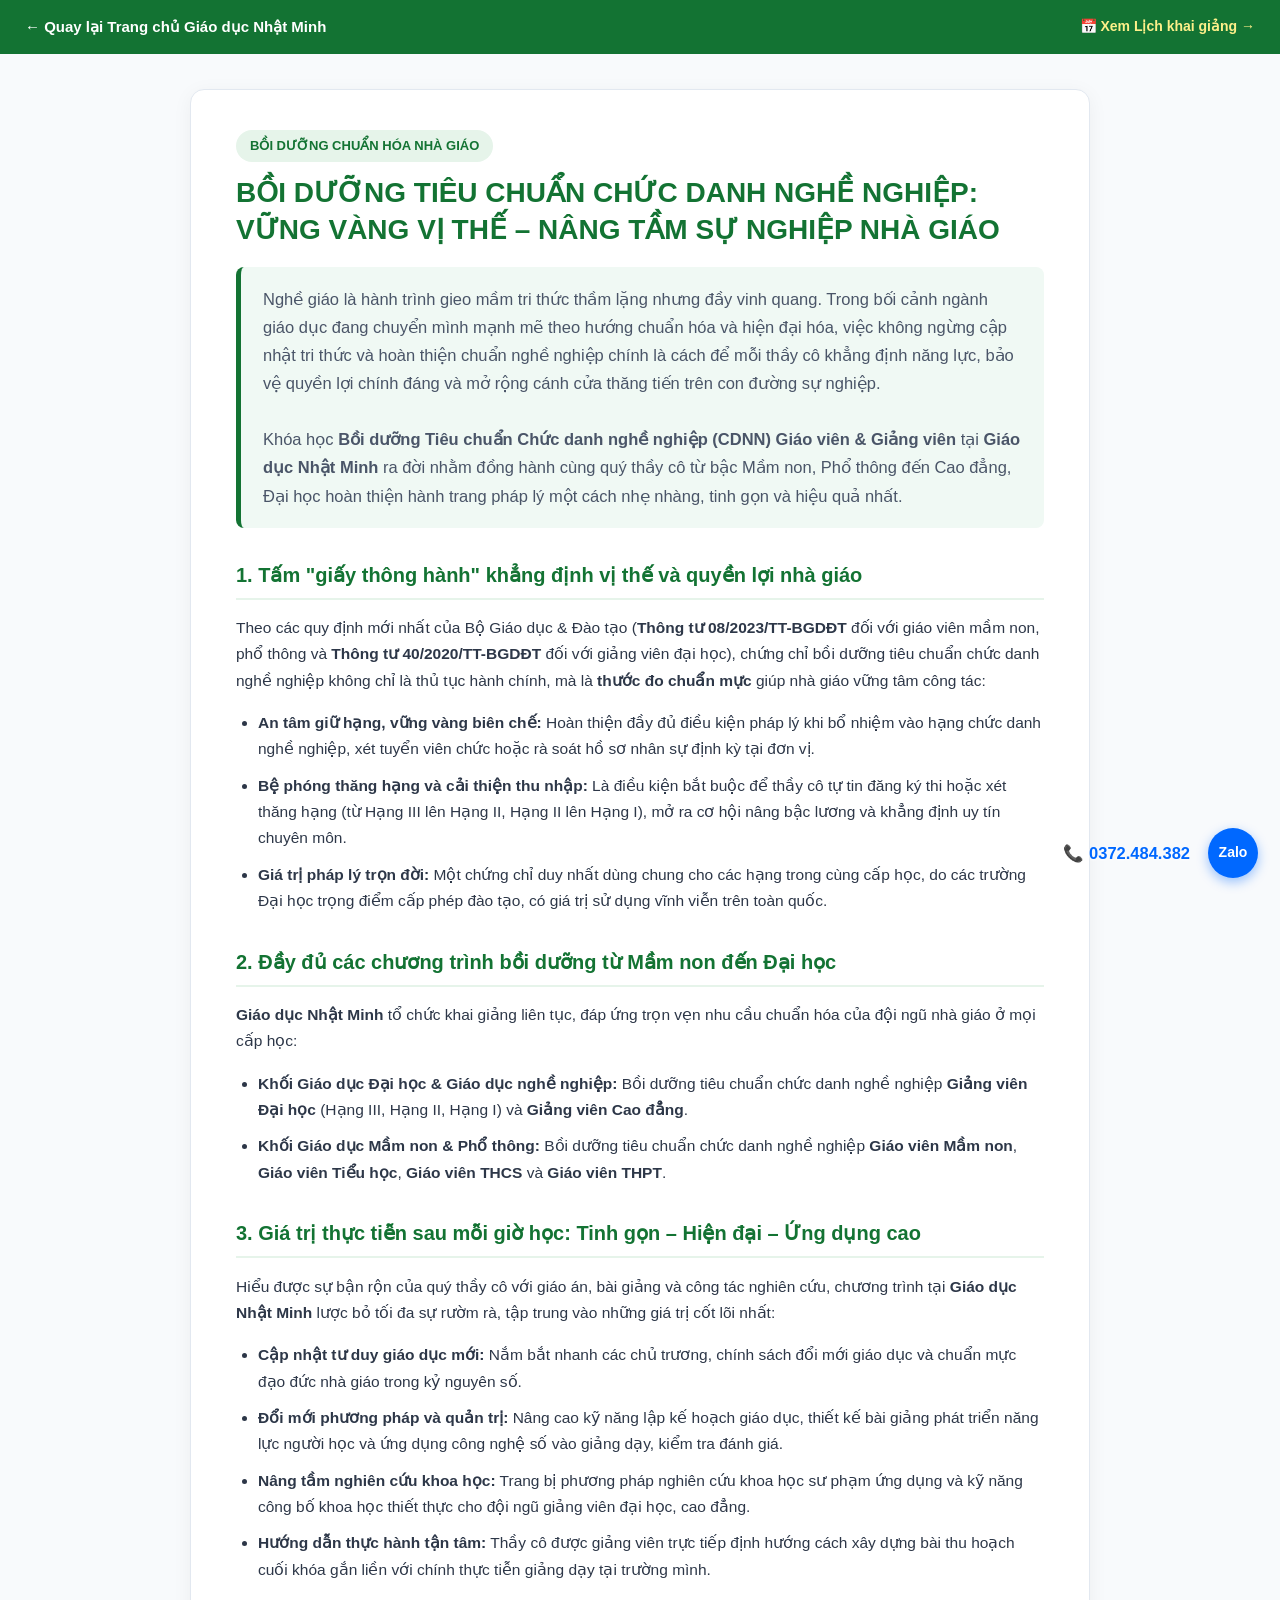
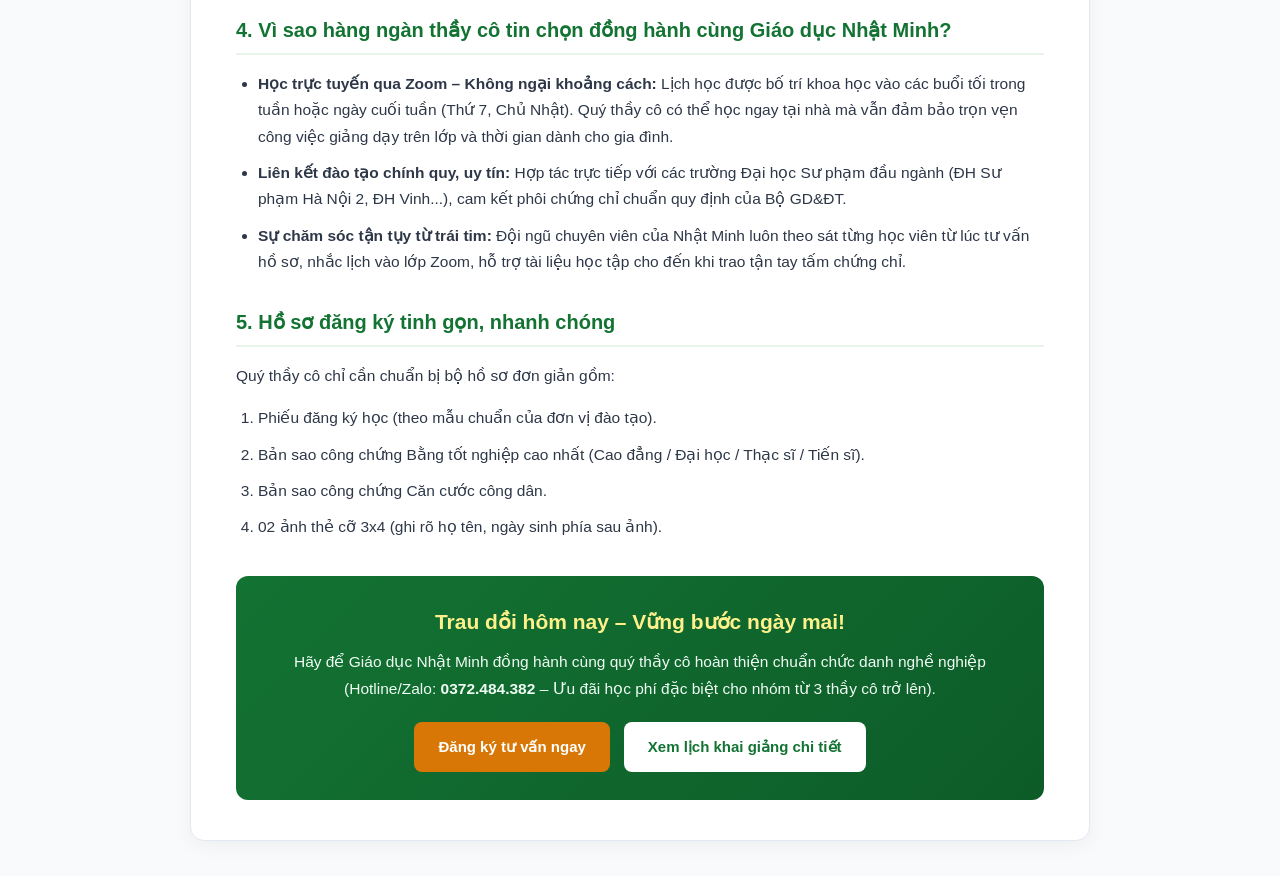
<file: chuc-danh-nghe-nghiep.html>
<!DOCTYPE html>
<html lang="vi">
<head>
  <meta charset="UTF-8">
  <meta name="viewport" content="width=device-width, initial-scale=1.0">
  <title>Bồi dưỡng Tiêu chuẩn Chức danh nghề nghiệp Giáo viên & Giảng viên - Giáo dục Nhật Minh</title>
  <style>
    * { box-sizing: border-box; }
    body {
      margin: 0;
      background-color: #f8fafc;
      font-family: Arial, sans-serif;
      color: #2d3748;
      line-height: 1.7;
    }
    .top-nav-bar {
      background-color: #137333;
      padding: 14px 25px;
      display: flex;
      justify-content: space-between;
      align-items: center;
      flex-wrap: wrap;
      gap: 10px;
    }
    .top-nav-bar a {
      color: #ffffff;
      text-decoration: none;
      font-weight: bold;
      font-size: 15px;
    }
    .article-container {
      max-width: 900px;
      margin: 35px auto;
      background: #ffffff;
      padding: 40px 45px;
      border-radius: 14px;
      box-shadow: 0 4px 20px rgba(0, 0, 0, 0.05);
      border: 1px solid #e2e8f0;
    }
    .article-badge {
      display: inline-block;
      background: #e6f4ea;
      color: #137333;
      font-weight: bold;
      font-size: 13px;
      padding: 5px 14px;
      border-radius: 20px;
      margin-bottom: 12px;
      text-transform: uppercase;
    }
    .article-container h1 {
      color: #137333;
      font-size: 28px;
      line-height: 1.35;
      margin: 0 0 18px 0;
    }
    .article-lead {
      font-size: 16.5px;
      color: #4a5568;
      background: #f0f9f4;
      padding: 18px 22px;
      border-left: 5px solid #137333;
      border-radius: 8px;
      margin-bottom: 28px;
    }
    .article-container h2 {
      color: #137333;
      font-size: 20px;
      margin-top: 30px;
      margin-bottom: 12px;
      padding-bottom: 6px;
      border-bottom: 2px solid #e6f4ea;
    }
    .article-container p {
      font-size: 15.5px;
      margin-bottom: 14px;
    }
    .article-container ul, .article-container ol {
      padding-left: 22px;
      margin-bottom: 18px;
    }
    .article-container li {
      font-size: 15.5px;
      margin-bottom: 10px;
    }
    .cta-box {
      background: linear-gradient(135deg, #137333 0%, #0d5c28 100%);
      color: #ffffff;
      padding: 28px 30px;
      border-radius: 12px;
      margin-top: 35px;
      text-align: center;
    }
    .cta-box h3 {
      margin: 0 0 10px 0;
      font-size: 21px;
      color: #fef08a;
    }
    .cta-box p {
      margin: 0 0 20px 0;
      font-size: 15.5px;
      color: #f0fdf4;
    }
    .cta-buttons {
      display: flex;
      justify-content: center;
      gap: 14px;
      flex-wrap: wrap;
    }
    .btn-cta-gold {
      background-color: #d97706;
      color: #ffffff;
      text-decoration: none;
      padding: 12px 24px;
      border-radius: 8px;
      font-weight: bold;
      font-size: 15px;
    }
    .btn-cta-gold:hover {
      background-color: #b45309;
    }
    .btn-cta-white {
      background-color: #ffffff;
      color: #137333;
      text-decoration: none;
      padding: 12px 24px;
      border-radius: 8px;
      font-weight: bold;
      font-size: 15px;
    }
    .btn-cta-white:hover {
      background-color: #f0fdf4;
    }
    .zalo-float-btn {
      position: fixed;
      bottom: 25px;
      right: 25px;
      width: 55px;
      height: 55px;
      background-color: #0068ff;
      color: #ffffff;
      border-radius: 50%;
      display: flex;
      align-items: center;
      justify-content: center;
      font-weight: bold;
      font-size: 15px;
      text-decoration: none;
      box-shadow: 0 4px 10px rgba(0, 104, 255, 0.4);
      z-index: 9999;
    }
    @media (max-width: 600px) {
      .article-container {
        margin: 15px;
        padding: 24px 20px;
      }
      .article-container h1 {
        font-size: 22px;
      }
    }
  </style>
</head>
<body>

  <div class="top-nav-bar">
    <a href="index.html">← Quay lại Trang chủ Giáo dục Nhật Minh</a>
    <a href="lich-dao-tao.html" style="color: #fef08a; font-size: 14px;">📅 Xem Lịch khai giảng →</a>
  </div>

  <div class="article-container">
    <span class="article-badge">Bồi dưỡng chuẩn hóa nhà giáo</span>
    <h1>BỒI DƯỠNG TIÊU CHUẨN CHỨC DANH NGHỀ NGHIỆP: VỮNG VÀNG VỊ THẾ – NÂNG TẦM SỰ NGHIỆP NHÀ GIÁO</h1>

    <div class="article-lead">
      Nghề giáo là hành trình gieo mầm tri thức thầm lặng nhưng đầy vinh quang. Trong bối cảnh ngành giáo dục đang chuyển mình mạnh mẽ theo hướng chuẩn hóa và hiện đại hóa, việc không ngừng cập nhật tri thức và hoàn thiện chuẩn nghề nghiệp chính là cách để mỗi thầy cô khẳng định năng lực, bảo vệ quyền lợi chính đáng và mở rộng cánh cửa thăng tiến trên con đường sự nghiệp.<br><br>
      Khóa học <strong>Bồi dưỡng Tiêu chuẩn Chức danh nghề nghiệp (CDNN) Giáo viên & Giảng viên</strong> tại <strong>Giáo dục Nhật Minh</strong> ra đời nhằm đồng hành cùng quý thầy cô từ bậc Mầm non, Phổ thông đến Cao đẳng, Đại học hoàn thiện hành trang pháp lý một cách nhẹ nhàng, tinh gọn và hiệu quả nhất.
    </div>

    <h2>1. Tấm "giấy thông hành" khẳng định vị thế và quyền lợi nhà giáo</h2>
    <p>Theo các quy định mới nhất của Bộ Giáo dục & Đào tạo (<strong>Thông tư 08/2023/TT-BGDĐT</strong> đối với giáo viên mầm non, phổ thông và <strong>Thông tư 40/2020/TT-BGDĐT</strong> đối với giảng viên đại học), chứng chỉ bồi dưỡng tiêu chuẩn chức danh nghề nghiệp không chỉ là thủ tục hành chính, mà là <strong>thước đo chuẩn mực</strong> giúp nhà giáo vững tâm công tác:</p>
    <ul>
      <li><strong>An tâm giữ hạng, vững vàng biên chế:</strong> Hoàn thiện đầy đủ điều kiện pháp lý khi bổ nhiệm vào hạng chức danh nghề nghiệp, xét tuyển viên chức hoặc rà soát hồ sơ nhân sự định kỳ tại đơn vị.</li>
      <li><strong>Bệ phóng thăng hạng và cải thiện thu nhập:</strong> Là điều kiện bắt buộc để thầy cô tự tin đăng ký thi hoặc xét thăng hạng (từ Hạng III lên Hạng II, Hạng II lên Hạng I), mở ra cơ hội nâng bậc lương và khẳng định uy tín chuyên môn.</li>
      <li><strong>Giá trị pháp lý trọn đời:</strong> Một chứng chỉ duy nhất dùng chung cho các hạng trong cùng cấp học, do các trường Đại học trọng điểm cấp phép đào tạo, có giá trị sử dụng vĩnh viễn trên toàn quốc.</li>
    </ul>

    <h2>2. Đầy đủ các chương trình bồi dưỡng từ Mầm non đến Đại học</h2>
    <p><strong>Giáo dục Nhật Minh</strong> tổ chức khai giảng liên tục, đáp ứng trọn vẹn nhu cầu chuẩn hóa của đội ngũ nhà giáo ở mọi cấp học:</p>
    <ul>
      <li><strong>Khối Giáo dục Đại học & Giáo dục nghề nghiệp:</strong> Bồi dưỡng tiêu chuẩn chức danh nghề nghiệp <strong>Giảng viên Đại học</strong> (Hạng III, Hạng II, Hạng I) và <strong>Giảng viên Cao đẳng</strong>.</li>
      <li><strong>Khối Giáo dục Mầm non & Phổ thông:</strong> Bồi dưỡng tiêu chuẩn chức danh nghề nghiệp <strong>Giáo viên Mầm non</strong>, <strong>Giáo viên Tiểu học</strong>, <strong>Giáo viên THCS</strong> và <strong>Giáo viên THPT</strong>.</li>
    </ul>

    <h2>3. Giá trị thực tiễn sau mỗi giờ học: Tinh gọn – Hiện đại – Ứng dụng cao</h2>
    <p>Hiểu được sự bận rộn của quý thầy cô với giáo án, bài giảng và công tác nghiên cứu, chương trình tại <strong>Giáo dục Nhật Minh</strong> lược bỏ tối đa sự rườm rà, tập trung vào những giá trị cốt lõi nhất:</p>
    <ul>
      <li><strong>Cập nhật tư duy giáo dục mới:</strong> Nắm bắt nhanh các chủ trương, chính sách đổi mới giáo dục và chuẩn mực đạo đức nhà giáo trong kỷ nguyên số.</li>
      <li><strong>Đổi mới phương pháp và quản trị:</strong> Nâng cao kỹ năng lập kế hoạch giáo dục, thiết kế bài giảng phát triển năng lực người học và ứng dụng công nghệ số vào giảng dạy, kiểm tra đánh giá.</li>
      <li><strong>Nâng tầm nghiên cứu khoa học:</strong> Trang bị phương pháp nghiên cứu khoa học sư phạm ứng dụng và kỹ năng công bố khoa học thiết thực cho đội ngũ giảng viên đại học, cao đẳng.</li>
      <li><strong>Hướng dẫn thực hành tận tâm:</strong> Thầy cô được giảng viên trực tiếp định hướng cách xây dựng bài thu hoạch cuối khóa gắn liền với chính thực tiễn giảng dạy tại trường mình.</li>
    </ul>

    <h2>4. Vì sao hàng ngàn thầy cô tin chọn đồng hành cùng Giáo dục Nhật Minh?</h2>
    <ul>
      <li><strong>Học trực tuyến qua Zoom – Không ngại khoảng cách:</strong> Lịch học được bố trí khoa học vào các buổi tối trong tuần hoặc ngày cuối tuần (Thứ 7, Chủ Nhật). Quý thầy cô có thể học ngay tại nhà mà vẫn đảm bảo trọn vẹn công việc giảng dạy trên lớp và thời gian dành cho gia đình.</li>
      <li><strong>Liên kết đào tạo chính quy, uy tín:</strong> Hợp tác trực tiếp với các trường Đại học Sư phạm đầu ngành (ĐH Sư phạm Hà Nội 2, ĐH Vinh...), cam kết phôi chứng chỉ chuẩn quy định của Bộ GD&ĐT.</li>
      <li><strong>Sự chăm sóc tận tụy từ trái tim:</strong> Đội ngũ chuyên viên của Nhật Minh luôn theo sát từng học viên từ lúc tư vấn hồ sơ, nhắc lịch vào lớp Zoom, hỗ trợ tài liệu học tập cho đến khi trao tận tay tấm chứng chỉ.</li>
    </ul>

    <h2>5. Hồ sơ đăng ký tinh gọn, nhanh chóng</h2>
    <p>Quý thầy cô chỉ cần chuẩn bị bộ hồ sơ đơn giản gồm:</p>
    <ol>
      <li>Phiếu đăng ký học (theo mẫu chuẩn của đơn vị đào tạo).</li>
      <li>Bản sao công chứng Bằng tốt nghiệp cao nhất (Cao đẳng / Đại học / Thạc sĩ / Tiến sĩ).</li>
      <li>Bản sao công chứng Căn cước công dân.</li>
      <li>02 ảnh thẻ cỡ 3x4 (ghi rõ họ tên, ngày sinh phía sau ảnh).</li>
    </ol>

    <div class="cta-box">
      <h3>Trau dồi hôm nay – Vững bước ngày mai!</h3>
      <p>Hãy để Giáo dục Nhật Minh đồng hành cùng quý thầy cô hoàn thiện chuẩn chức danh nghề nghiệp (Hotline/Zalo: <strong>0372.484.382</strong> – Ưu đãi học phí đặc biệt cho nhóm từ 3 thầy cô trở lên).</p>
      <div class="cta-buttons">
        <a href="index.html#tu-van" class="btn-cta-gold">Đăng ký tư vấn ngay</a>
        <a href="lich-dao-tao.html#box-cdnn" class="btn-cta-white">Xem lịch khai giảng chi tiết</a>
      </div>
    </div>
  </div>

    <div class="nm-clean-contact">
    <a href="tel:0372484382" class="nm-clean-phone" title="Bấm để gọi trực tiếp 0372.484.382">
      📞 0372.484.382
    </a>
    <a href="https://zalo.me/0372484382" target="_blank" rel="noopener noreferrer" class="nm-clean-zalo" title="Chat Zalo tư vấn">
      Zalo
    </a>
  </div>

  <style>
    .nm-clean-contact {
      position: fixed !important;
      bottom: 22px !important;
      right: 22px !important;
      display: flex !important;
      align-items: center !important;
      gap: 12px !important;
      z-index: 99999 !important;
    }
    .nm-clean-phone {
      background: transparent !important;
      border: none !important;
      box-shadow: none !important;
      color: #0068ff !important;
      text-decoration: none !important;
      padding: 4px 6px !important;
      font-weight: bold !important;
      font-size: 16.5px !important;
      display: flex !important;
      align-items: center !important;
      gap: 5px !important;
      text-shadow: 0 1px 3px rgba(255, 255, 255, 0.95) !important;
    }
    .nm-clean-phone:hover {
      color: #d97706 !important;
    }
    .nm-clean-zalo {
      width: 50px !important;
      height: 50px !important;
      background-color: #0068ff !important;
      color: #ffffff !important;
      border-radius: 50% !important;
      display: flex !important;
      align-items: center !important;
      justify-content: center !important;
      font-weight: bold !important;
      font-size: 14px !important;
      text-decoration: none !important;
      box-shadow: 0 4px 12px rgba(0, 104, 255, 0.4) !important;
    }
  </style>

</body>
</html>
</file>
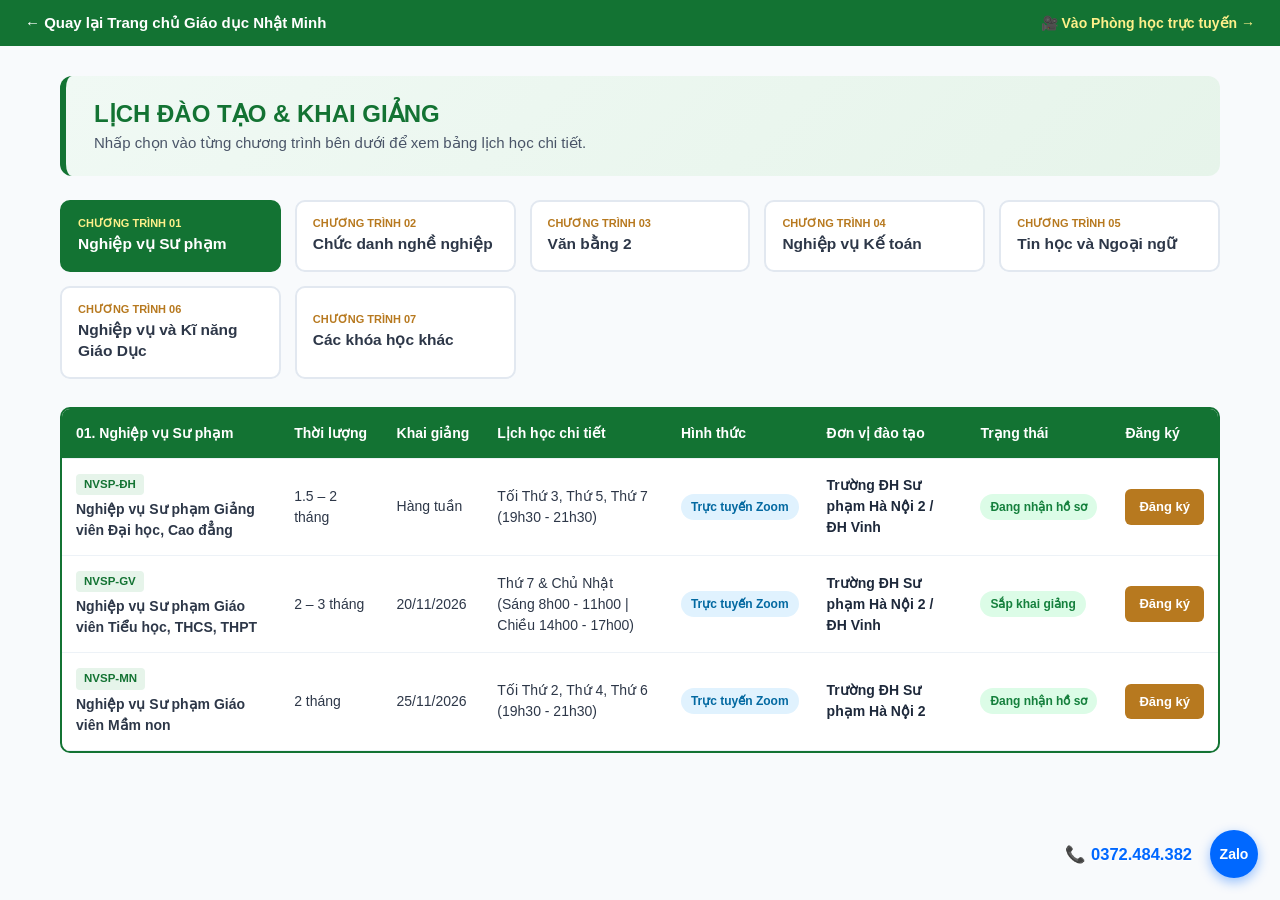
<file: lich-dao-tao.html>
<!DOCTYPE html>
<html lang="vi">
<head>
  <meta charset="UTF-8">
  <meta name="viewport" content="width=device-width, initial-scale=1.0">
  <title>Lịch đào tạo chi tiết - Giáo dục Nhật Minh</title>
  <style>
    * { box-sizing: border-box; }
    body { margin: 0; background-color: #f8fafc; font-family: Arial, sans-serif; color: #2d3748; }
    .top-nav-bar { background-color: #137333; padding: 14px 25px; display: flex; justify-content: space-between; align-items: center; flex-wrap: wrap; gap: 10px; }
    .top-nav-bar a { color: #ffffff; text-decoration: none; font-weight: bold; font-size: 15px; }
    .schedule-wrapper { max-width: 1200px; margin: 30px auto; padding: 0 20px; }
    .schedule-header { background: linear-gradient(135deg, #f0f9f4 0%, #e6f4ea 100%); padding: 24px 28px; border-radius: 12px; border-left: 6px solid #137333; margin-bottom: 24px; }
    .schedule-header h1 { color: #137333; margin: 0 0 6px 0; font-size: 24px; }
    .schedule-header p { margin: 0; color: #4a5568; font-size: 15px; }
    .program-grid { display: grid; grid-template-columns: repeat(auto-fit, minmax(210px, 1fr)); gap: 14px; margin-bottom: 28px; }
    .program-card-btn { background: #ffffff; border: 2px solid #e2e8f0; border-radius: 10px; padding: 15px 16px; text-align: left; cursor: pointer; transition: all 0.2s ease; width: 100%; }
    .program-card-btn:hover { border-color: #137333; transform: translateY(-2px); }
    .program-card-btn.active { background-color: #137333; border-color: #137333; color: #ffffff; }
    .program-card-btn .prog-num { font-size: 11px; font-weight: bold; text-transform: uppercase; color: #b7791f; margin-bottom: 4px; }
    .program-card-btn.active .prog-num { color: #fef08a; }
    .program-card-btn .prog-name { font-size: 15.5px; font-weight: bold; line-height: 1.35; }
    .schedule-detail-box { background: #ffffff; border-radius: 10px; border: 2px solid #137333; overflow: hidden; margin-bottom: 28px; }
    .table-responsive { width: 100%; overflow-x: auto; }
    table.schedule-table { width: 100%; border-collapse: collapse; }
    table.schedule-table th, table.schedule-table td { padding: 14px 14px; text-align: left; border-bottom: 1px solid #edf2f7; font-size: 14px; line-height: 1.5; vertical-align: middle; }
    table.schedule-table th { background-color: #137333; color: #ffffff; white-space: nowrap; }
    .course-code { display: inline-block; font-size: 11.5px; font-weight: bold; color: #137333; background: #e6f4ea; padding: 2px 8px; border-radius: 4px; margin-bottom: 4px; }
    .badge-online { display: inline-block; background: #e0f2fe; color: #0369a1; padding: 4px 10px; border-radius: 15px; font-size: 12px; font-weight: bold; white-space: nowrap; }
    .badge-open { display: inline-block; background: #dcfce7; color: #15803d; padding: 4px 10px; border-radius: 15px; font-size: 12px; font-weight: bold; white-space: nowrap; }
    .badge-wait { display: inline-block; background: #fef3c7; color: #b7791f; padding: 4px 10px; border-radius: 15px; font-size: 12px; font-weight: bold; white-space: nowrap; }
    .unit-text { font-weight: 600; color: #1e293b; }
    .btn-reg-small { display: inline-block; background-color: #b7791f; color: #ffffff; padding: 8px 14px; border-radius: 6px; text-decoration: none; font-size: 13px; font-weight: bold; white-space: nowrap; }
    .zalo-float-btn { position: fixed; bottom: 25px; right: 25px; width: 55px; height: 55px; background-color: #0068ff; color: #ffffff; border-radius: 50%; display: flex; align-items: center; justify-content: center; font-weight: bold; text-decoration: none; }
  </style>
</head>
<body>

  <div class="top-nav-bar">
    <a href="index.html">← Quay lại Trang chủ Giáo dục Nhật Minh</a>
    <a href="hoctructuyen.html" style="color: #fef08a; font-size: 14px;">🎥 Vào Phòng học trực tuyến →</a>
  </div>

  <div class="schedule-wrapper">
    <div class="schedule-header">
      <h1>LỊCH ĐÀO TẠO & KHAI GIẢNG</h1>
      <p>Nhấp chọn vào từng chương trình bên dưới để xem bảng lịch học chi tiết.</p>
    </div>

    <!-- 7 THẺ CHƯƠNG TRÌNH -->
    <div class="program-grid">
      <button type="button" class="program-card-btn" onclick="['box-nvsp','box-cdnn','box-vb2','box-ketoan','box-tinhoc','box-tamly','box-khac'].forEach(id=>document.getElementById(id).style.display='none'); document.getElementById('box-nvsp').style.display='block'; document.querySelectorAll('.program-card-btn').forEach(b=>b.classList.remove('active')); this.classList.add('active');">
        <div class="prog-num">Chương trình 01</div>
        <div class="prog-name">Nghiệp vụ Sư phạm</div>
      </button>

      <button type="button" class="program-card-btn" onclick="['box-nvsp','box-cdnn','box-vb2','box-ketoan','box-tinhoc','box-tamly','box-khac'].forEach(id=>document.getElementById(id).style.display='none'); document.getElementById('box-cdnn').style.display='block'; document.querySelectorAll('.program-card-btn').forEach(b=>b.classList.remove('active')); this.classList.add('active');">
        <div class="prog-num">Chương trình 02</div>
        <div class="prog-name">Chức danh nghề nghiệp</div>
      </button>

      <button type="button" class="program-card-btn" onclick="['box-nvsp','box-cdnn','box-vb2','box-ketoan','box-tinhoc','box-tamly','box-khac'].forEach(id=>document.getElementById(id).style.display='none'); document.getElementById('box-vb2').style.display='block'; document.querySelectorAll('.program-card-btn').forEach(b=>b.classList.remove('active')); this.classList.add('active');">
        <div class="prog-num">Chương trình 03</div>
        <div class="prog-name">Văn bằng 2</div>
      </button>

      <button type="button" class="program-card-btn" onclick="['box-nvsp','box-cdnn','box-vb2','box-ketoan','box-tinhoc','box-tamly','box-khac'].forEach(id=>document.getElementById(id).style.display='none'); document.getElementById('box-ketoan').style.display='block'; document.querySelectorAll('.program-card-btn').forEach(b=>b.classList.remove('active')); this.classList.add('active');">
        <div class="prog-num">Chương trình 04</div>
        <div class="prog-name">Nghiệp vụ Kế toán</div>
      </button>

      <button type="button" class="program-card-btn" onclick="['box-nvsp','box-cdnn','box-vb2','box-ketoan','box-tinhoc','box-tamly','box-khac'].forEach(id=>document.getElementById(id).style.display='none'); document.getElementById('box-tinhoc').style.display='block'; document.querySelectorAll('.program-card-btn').forEach(b=>b.classList.remove('active')); this.classList.add('active');">
        <div class="prog-num">Chương trình 05</div>
        <div class="prog-name">Tin học và Ngoại ngữ</div>
      </button>

      <button type="button" class="program-card-btn" onclick="['box-nvsp','box-cdnn','box-vb2','box-ketoan','box-tinhoc','box-tamly','box-khac'].forEach(id=>document.getElementById(id).style.display='none'); document.getElementById('box-tamly').style.display='block'; document.querySelectorAll('.program-card-btn').forEach(b=>b.classList.remove('active')); this.classList.add('active');">
        <div class="prog-num">Chương trình 06</div>
        <div class="prog-name">Nghiệp vụ và Kĩ năng Giáo Dục</div>
      </button>

      <button type="button" class="program-card-btn" onclick="['box-nvsp','box-cdnn','box-vb2','box-ketoan','box-tinhoc','box-tamly','box-khac'].forEach(id=>document.getElementById(id).style.display='none'); document.getElementById('box-khac').style.display='block'; document.querySelectorAll('.program-card-btn').forEach(b=>b.classList.remove('active')); this.classList.add('active');">
        <div class="prog-num">Chương trình 07</div>
        <div class="prog-name">Các khóa học khác</div>
      </button>
    </div>

    <!-- 1. BẢNG NGHIỆP VỤ SƯ PHẠM -->
    <div id="box-nvsp" class="schedule-detail-box" style="display: block;">
      <div class="table-responsive">
        <table class="schedule-table">
          <thead>
            <tr>
              <th>01. Nghiệp vụ Sư phạm</th>
              <th>Thời lượng</th>
              <th>Khai giảng</th>
              <th>Lịch học chi tiết</th>
              <th>Hình thức</th>
              <th>Đơn vị đào tạo</th>
              <th>Trạng thái</th>
              <th>Đăng ký</th>
            </tr>
          </thead>
          <tbody>
            <tr>
              <td><span class="course-code">NVSP-ĐH</span><br><strong>Nghiệp vụ Sư phạm Giảng viên Đại học, Cao đẳng</strong></td>
              <td>1.5 – 2 tháng</td>
              <td>Hàng tuần</td>
              <td>Tối Thứ 3, Thứ 5, Thứ 7 (19h30 - 21h30)</td>
              <td><span class="badge-online">Trực tuyến Zoom</span></td>
              <td class="unit-text">Trường ĐH Sư phạm Hà Nội 2 / ĐH Vinh</td>
              <td><span class="badge-open">Đang nhận hồ sơ</span></td>
              <td><a href="index.html#tu-van" class="btn-reg-small">Đăng ký</a></td>
            </tr>
            <tr>
              <td><span class="course-code">NVSP-GV</span><br><strong>Nghiệp vụ Sư phạm Giáo viên Tiểu học, THCS, THPT</strong></td>
              <td>2 – 3 tháng</td>
              <td>20/11/2026</td>
              <td>Thứ 7 & Chủ Nhật (Sáng 8h00 - 11h00 | Chiều 14h00 - 17h00)</td>
              <td><span class="badge-online">Trực tuyến Zoom</span></td>
              <td class="unit-text">Trường ĐH Sư phạm Hà Nội 2 / ĐH Vinh</td>
              <td><span class="badge-open">Sắp khai giảng</span></td>
              <td><a href="index.html#tu-van" class="btn-reg-small">Đăng ký</a></td>
            </tr>
            <tr>
              <td><span class="course-code">NVSP-MN</span><br><strong>Nghiệp vụ Sư phạm Giáo viên Mầm non</strong></td>
              <td>2 tháng</td>
              <td>25/11/2026</td>
              <td>Tối Thứ 2, Thứ 4, Thứ 6 (19h30 - 21h30)</td>
              <td><span class="badge-online">Trực tuyến Zoom</span></td>
              <td class="unit-text">Trường ĐH Sư phạm Hà Nội 2</td>

                            <td><span class="badge-open">Đang nhận hồ sơ</span></td>
              <td><a href="index.html#tu-van" class="btn-reg-small">Đăng ký</a></td>
            </tr>
          </tbody>
        </table>
      </div>
    </div>

    <!-- 2. BẢNG CHỨC DANH NGHỀ NGHIỆP -->
    <div id="box-cdnn" class="schedule-detail-box" style="display: none;">
      <div class="table-responsive">
        <table class="schedule-table">
          <thead>
            <tr>
              <th>02. Chức danh nghề nghiệp</th>
              <th>Thời lượng</th>
              <th>Khai giảng</th>
              <th>Lịch học chi tiết</th>
              <th>Hình thức</th>
              <th>Đơn vị đào tạo</th>
              <th>Trạng thái</th>
              <th>Đăng ký</th>
            </tr>
          </thead>
          <tbody>
            <tr>
              <td><span class="course-code">CDNN-MN</span><br><strong>Bồi dưỡng Tiêu chuẩn Chức danh nghề nghiệp Giáo viên Mầm non</strong></td>
              <td>4 – 6 tuần</td>
              <td>22/11/2026</td>
              <td>Tối Thứ 2, Thứ 4, Thứ 6 (19h30 - 21h30)</td>
              <td><span class="badge-online">Trực tuyến Zoom</span></td>
              <td class="unit-text">Trường ĐH Sư phạm Hà Nội 2 / ĐH Vinh</td>
              <td><span class="badge-open">Đang nhận hồ sơ</span></td>
              <td><a href="index.html#tu-van" class="btn-reg-small">Đăng ký</a></td>
            </tr>
            <tr>
              <td><span class="course-code">CDNN-TH</span><br><strong>Bồi dưỡng Tiêu chuẩn Chức danh nghề nghiệp Giáo viên Tiểu học</strong></td>
              <td>4 – 6 tuần</td>
              <td>25/11/2026</td>
              <td>Tối Thứ 3, Thứ 5, Thứ 7 (19h30 - 21h30)</td>
              <td><span class="badge-online">Trực tuyến Zoom</span></td>
              <td class="unit-text">Trường ĐH Sư phạm Hà Nội 2 / ĐH Vinh</td>
              <td><span class="badge-open">Đang nhận hồ sơ</span></td>
              <td><a href="index.html#tu-van" class="btn-reg-small">Đăng ký</a></td>
            </tr>
            <tr>
              <td><span class="course-code">CDNN-THCS/THPT</span><br><strong>Bồi dưỡng Tiêu chuẩn Chức danh nghề nghiệp Giáo viên THCS & THPT</strong></td>
              <td>4 – 6 tuần</td>
              <td>28/11/2026</td>
              <td>Thứ 7 & Chủ Nhật (Sáng 8h00 - 11h00 | Chiều 14h00 - 17h00)</td>
              <td><span class="badge-online">Trực tuyến Zoom</span></td>
              <td class="unit-text">Trường ĐH Sư phạm Hà Nội 2 / ĐH Vinh</td>
              <td><span class="badge-open">Sắp khai giảng</span></td>
              <td><a href="index.html#tu-van" class="btn-reg-small">Đăng ký</a></td>
            </tr>
          </tbody>
        </table>
      </div>
    </div>

    <!-- 3. BẢNG VĂN BẰNG 2 -->
    <div id="box-vb2" class="schedule-detail-box" style="display: none;">
      <div class="table-responsive">
        <table class="schedule-table">
          <thead>
            <tr>
              <th>03. Văn bằng 2</th>
              <th>Thời lượng</th>
              <th>Khai giảng</th>
              <th>Lịch học chi tiết</th>
              <th>Hình thức</th>
              <th>Đơn vị đào tạo</th>
              <th>Trạng thái</th>
              <th>Đăng ký</th>
            </tr>
          </thead>
          <tbody>
            <tr>
              <td><span class="course-code">VB2-NNA</span><br><strong>Văn bằng 2 Đại học Ngôn ngữ Anh (Hệ đào tạo từ xa)</strong></td>
              <td>18 – 24 tháng</td>
              <td>28/11/2026</td>
              <td>Tối Thứ 7 & Ngày Chủ Nhật (Kết hợp hệ thống LMS)</td>
              <td><span class="badge-online">Trực tuyến + LMS</span></td>
              <td class="unit-text">Trường ĐH Mở Hà Nội / ĐH Thái Nguyên</td>
              <td><span class="badge-open">Đang xét tuyển</span></td>
              <td><a href="index.html#tu-van" class="btn-reg-small">Đăng ký</a></td>
            </tr>
            <tr>
              <td><span class="course-code">VB2-GDTH</span><br><strong>Văn bằng 2 Sư phạm Tiểu học / Giáo dục Mầm non</strong></td>
              <td>24 tháng</td>
              <td>05/12/2026</td>
              <td>Ngày Thứ 7 & Chủ Nhật (Học tập trung hoặc trực tuyến)</td>
              <td><span class="badge-online">Linh hoạt</span></td>
              <td class="unit-text">Trường ĐH Vinh / ĐH Sư phạm</td>
              <td><span class="badge-open">Đang nhận hồ sơ</span></td>
              <td><a href="index.html#tu-van" class="btn-reg-small">Đăng ký</a></td>
            </tr>
          </tbody>
        </table>
      </div>
    </div>

    <!-- 4. BẢNG NGHIỆP VỤ KẾ TOÁN -->
    <div id="box-ketoan" class="schedule-detail-box" style="display: none;">
      <div class="table-responsive">
        <table class="schedule-table">
          <thead>
            <tr>
              <th>04. Nghiệp vụ Kế toán</th>
              <th>Thời lượng</th>
              <th>Khai giảng</th>
              <th>Lịch học chi tiết</th>
              <th>Hình thức</th>
              <th>Đơn vị đào tạo</th>
              <th>Trạng thái</th>
              <th>Đăng ký</th>
            </tr>
          </thead>
          <tbody>
            <tr>
              <td><span class="course-code">KT-TRUONG</span><br><strong>Bồi dưỡng Nghiệp vụ Kế toán trưởng (DN & HCSN)</strong></td>
              <td>2 tháng</td>
              <td>22/11/2026</td>
              <td>Thứ 7 & Chủ Nhật (Sáng 8h00 - 11h00 | Chiều 14h00 - 17h00)</td>
              <td><span class="badge-online">Trực tuyến Zoom</span></td>
              <td class="unit-text">Học viện Tài chính / ĐH Kinh tế Quốc dân</td>
              <td><span class="badge-open">Đang nhận hồ sơ</span></td>
              <td><a href="index.html#tu-van" class="btn-reg-small">Đăng ký</a></td>
            </tr>
            <tr>
              <td><span class="course-code">KT-TH</span><br><strong>Thực hành Kế toán tổng hợp & Khai báo Thuế trên phần mềm</strong></td>
              <td>1.5 tháng</td>
              <td>30/11/2026</td>
              <td>Tối Thứ 3 & Thứ 5 (19h30 - 21h30)</td>
              <td><span class="badge-online">Trực tuyến Zoom</span></td>
              <td class="unit-text">Giáo dục Nhật Minh</td>
              <td><span class="badge-open">Sắp khai giảng</span></td>
              <td><a href="index.html#tu-van" class="btn-reg-small">Đăng ký</a></td>
            </tr>
          </tbody>
        </table>
      </div>
    </div>

    <!-- 5. BẢNG TIN HỌC VÀ NGOẠI NGỮ -->
    <div id="box-tinhoc" class="schedule-detail-box" style="display: none;">
      <div class="table-responsive">
        <table class="schedule-table">
          <thead>
            <tr>
              <th>05. Tin học và Ngoại ngữ</th>
              <th>Thời lượng</th>
              <th>Khai giảng</th>
              <th>Lịch học chi tiết</th>
              <th>Hình thức</th>
              <th>Đơn vị đào tạo</th>
              <th>Trạng thái</th>
              <th>Đăng ký</th>
            </tr>
          </thead>
          <tbody>
            <tr>
              <td><span class="course-code">TH-CNTT</span><br><strong>Ôn thi Chứng chỉ Ứng dụng Công nghệ Thông tin cơ bản & nâng cao</strong></td>
              <td>3 – 4 tuần</td>
              <td>Liên tục</td>
              <td>Tối Thứ 4 & Thứ 6 (19h30 - 21h30)</td>
              <td><span class="badge-online">Trực tuyến Zoom</span></td>
              <td class="unit-text">Trường ĐH Vinh / ĐH Sư phạm</td>
              <td><span class="badge-open">Mở lớp liên tục</span></td>
              <td><a href="index.html#tu-van" class="btn-reg-small">Đăng ký</a></td>
            </tr>
            <tr>
              <td><span class="course-code">NN-VSTEP</span><br><strong>Ôn thi Chứng chỉ Ngoại ngữ Tiếng Anh VSTEP (Bậc B1, B2)</strong></td>
              <td>4 – 6 tuần</td>
              <td>24/11/2026</td>
              <td>Tối Thứ 3 & Thứ 5 (19h30 - 21h30)</td>
              <td><span class="badge-online">Trực tuyến Zoom</span></td>
              <td class="unit-text">Trường ĐH Ngoại ngữ - ĐHQGHN / ĐH Vinh</td>
              <td><span class="badge-open">Đang nhận hồ sơ</span></td>
              <td><a href="index.html#tu-van" class="btn-reg-small">Đăng ký</a></td>
            </tr>
          </tbody>
        </table>
      </div>
    </div>

    <!-- 6. BẢNG Nghiệp vụ và Kĩ năng Giáo Dục -->
    <div id="box-tamly" class="schedule-detail-box" style="display: none;">
      <div id="lich-giao-duc" class="table-responsive">
        <table class="schedule-table">
          <thead>
            <tr>
              <th>06. Nghiệp vụ và Kĩ năng Giáo Dục</th>
              <th>Thời lượng</th>
              <th>Khai giảng</th>
              <th>Lịch học chi tiết</th>
              <th>Hình thức</th>
              <th>Đơn vị đào tạo</th>
              <th>Trạng thái</th>
              <th>Đăng ký</th>
            </tr>
          </thead>
          <tbody>
    <tr>
        <td><span class="course-code">TL-HD</span><br><strong>Bồi dưỡng Nghiệp vụ Tư vấn Tâm lý học đường</strong></td>
        <td>1.5 tháng</td>
        <td>29/11/2026</td>
        <td>Tối Thứ 3 &amp; Thứ 5 (19h30 - 21h30)</td>
        <td><span class="badge-online">Trực tuyến Zoom</span></td>
        <td class="unit-text">Trường ĐH Sư phạm Hà Nội 2 / ĐH Vinh</td>
        <td><span class="badge-open">Đang nhận hồ sơ</span></td>
        <td><a href="index.html#tu-van" class="btn-reg-small">Đăng ký</a></td>
    </tr>
    <tr>
        <td><span class="course-code">QL-MN</span><br><strong>Nghiệp vụ Quản lý Giáo dục Mầm non</strong></td>
        <td>2 tháng</td>
        <td>05/12/2026</td>
        <td>Thứ 7 &amp; Chủ nhật (Sáng/Chiều)</td>
        <td><span class="badge-online">Trực tuyến Zoom</span></td>
        <td class="unit-text">Trường CĐ Sư phạm TW / ĐH Sư phạm</td>
        <td><span class="badge-open">Đang nhận hồ sơ</span></td>
        <td><a href="index.html#tu-van" class="btn-reg-small">Đăng ký</a></td>
    </tr>
    <tr>
        <td><span class="course-code">QL-PT</span><br><strong>Bồi dưỡng Cán bộ Quản lý Trường Phổ thông</strong></td>
        <td>2 tháng</td>
        <td>12/12/2026</td>
        <td>Tối Thứ 2, 4, 6 (19h30 - 21h30)</td>
        <td><span class="badge-online">Online / Trực tiếp</span></td>
        <td class="unit-text">Học viện Quản lý Giáo dục</td>
        <td><span class="badge-open">Đang nhận hồ sơ</span></td>
        <td><a href="index.html#tu-van" class="btn-reg-small">Đăng ký</a></td> 
    </tr>
    <tr>
        <td><span class="course-code">NV-TTH</span><br><strong>Nghiệp vụ Sư phạm &amp; Phương pháp Dạy Tiền tiểu học</strong></td>
        <td>1.5 tháng</td>
        <td>15/12/2026</td>
        <td>Cuối tuần (Thứ 7 &amp; Chủ nhật)</td>
        <td><span class="badge-online">Trực tuyến Zoom</span></td>
        <td class="unit-text">Các trường ĐH Sư phạm uy tín</td>
        <td><span class="badge-open">Đang nhận hồ sơ</span></td>
        <td><a href="index.html#tu-van" class="btn-reg-small">Đăng ký</a></td>
    </tr>
    <tr>
        <td><span class="course-code">GT-KNS</span><br><strong>Nghiệp vụ Giáo dục Giá trị sống &amp; Kỹ năng sống</strong></td>
        <td>1.5 tháng</td>
        <td>20/12/2026</td>
        <td>Chủ nhật hàng tuần (8h00 - 17h00)</td>
        <td><span class="badge-online">Trực tuyến Zoom</span></td>
        <td class="unit-text">Trường ĐH Sư phạm Hà Nội 2</td>
        <td><span class="badge-open">Đang nhận hồ sơ</span></td>
        <td><a href="index.html#tu-van" class="btn-reg-small">Đăng ký</a></td>
    </tr>
</tbody>

        </table>
      </div>
    </div>

          <!-- 7. BẢNG CÁC KHÓA HỌC KHÁC -->
    <div id="box-khac" class="schedule-detail-box" style="display: none;">
      <div class="table-responsive">
        <table class="schedule-table">
          <thead>
            <tr>
              <th>07. Các khóa học khác</th>
              <th>Thời lượng</th>
              <th>Khai giảng</th>
              <th>Lịch học chi tiết</th>
              <th>Hình thức</th>
              <th>Đơn vị đào tạo</th>
              <th>Trạng thái</th>
              <th>Đăng ký</th>
            </tr>
          </thead>
          <tbody>
            <tr>
              <td><span class="course-code">QL-GD</span><br><strong>Bồi dưỡng Nghiệp vụ Quản lý Giáo dục (Cán bộ quản lý trường học)</strong></td>
              <td>2 tháng</td>
              <td>02/12/2026</td>
              <td>Thứ 7 & Chủ Nhật (Sáng 8h00 - 11h00 | Chiều 14h00 - 17h00)</td>
              <td><span class="badge-online">Trực tuyến Zoom</span></td>
              <td class="unit-text">Học viện Quản lý Giáo dục / ĐH Sư phạm</td>
              <td><span class="badge-open">Đang nhận hồ sơ</span></td>
              <td><a href="index.html#tu-van" class="btn-reg-small">Đăng ký</a></td>
            </tr>
            <tr>
              <td><span class="course-code">CHUYEN-DE</span><br><strong>Các lớp bồi dưỡng chuyên đề, kỹ năng mềm & tập huấn theo nhu cầu</strong></td>
              <td>Theo chuyên đề</td>
              <td>Theo thông báo</td>
              <td>Linh hoạt buổi tối hoặc cuối tuần</td>
              <td><span class="badge-online">Trực tuyến / Trực tiếp</span></td>
              <td class="unit-text">Giáo dục Nhật Minh & Đối tác</td>
              <td><span class="badge-wait">Đang cập nhật lịch</span></td>
              <td><a href="index.html#tu-van" class="btn-reg-small">Nhận thông báo</a></td>
            </tr>
          </tbody>
        </table>
      </div>
    </div>
  </div>

  <div class="nm-clean-contact">
    <a href="tel:0372484382" class="nm-clean-phone" title="Bấm để gọi trực tiếp 0372.484.382">
        📞 0372.484.382
    </a>
    <a href="https://zalo.me/0372484382" target="_blank" rel="noopener noreferrer" class="nm-clean-zalo" title="Nhắn tin Zalo">
        Zalo
    </a>

  <script>
    window.addEventListener('DOMContentLoaded', function() {
      var maChuongTrinh = window.location.hash.replace('#', '');
      if (maChuongTrinh && document.getElementById(maChuongTrinh)) {
        var tatCaBang = ['box-nvsp','box-cdnn','box-vb2','box-ketoan','box-tinhoc','box-tamly','box-khac'];
        tatCaBang.forEach(function(id) {
          var el = document.getElementById(id);
          if (el) el.style.display = 'none';
        });
        document.getElementById(maChuongTrinh).style.display = 'block';

        var tatCaNut = document.querySelectorAll('.program-card-btn');
        tatCaNut.forEach(function(btn) {
          btn.classList.remove('active');
          var lenhClick = btn.getAttribute('onclick') || '';
          if (lenhClick.indexOf(maChuongTrinh) !== -1) {
            btn.classList.add('active');
          }
        });
      }
    });
  </script>

   <style>
    .program-grid .program-card-btn {
      background-color: #ffffff !important;
      border: 2px solid #e2e8f0 !important;
      color: #2d3748 !important;
    }
    .program-grid .program-card-btn .prog-num {
      color: #b7791f !important;
    }
    .program-grid .program-card-btn.active {
      background-color: #137333 !important;
      border-color: #137333 !important;
      color: #ffffff !important;
    }
    .program-grid .program-card-btn.active .prog-num {
      color: #fef08a !important;
    }
  </style>
   <script>
    function chonChuongTrinh(maId) {
      var danhSach = ['box-nvsp', 'box-cdnn', 'box-vb2', 'box-ketoan', 'box-tinhoc', 'box-tamly', 'box-khac'];
      var viTri = danhSach.indexOf(maId);
      if (viTri === -1) viTri = 0;

      danhSach.forEach(function(id, idx) {
        var bang = document.getElementById(id);
        if (bang) bang.style.display = (idx === viTri) ? 'block' : 'none';
      });

      var tatCaNut = document.querySelectorAll('.program-card-btn');
      tatCaNut.forEach(function(btn, idx) {
        btn.classList.remove('active');
        var soThuTu = btn.querySelector('.prog-num');
        if (idx === viTri) {
          btn.classList.add('active');
          btn.style.setProperty('background-color', '#137333', 'important');
          btn.style.setProperty('border-color', '#137333', 'important');
          btn.style.setProperty('color', '#ffffff', 'important');
          if (soThuTu) soThuTu.style.setProperty('color', '#fef08a', 'important');
        } else {
          btn.style.setProperty('background-color', '#ffffff', 'important');
          btn.style.setProperty('border-color', '#e2e8f0', 'important');
          btn.style.setProperty('color', '#2d3748', 'important');
          if (soThuTu) soThuTu.style.setProperty('color', '#b7791f', 'important');
        }
      });
    }

    window.addEventListener('DOMContentLoaded', function() {
      var hash = window.location.hash.replace('#', '') || 'box-nvsp';
      chonChuongTrinh(hash);

      var danhSach = ['box-nvsp', 'box-cdnn', 'box-vb2', 'box-ketoan', 'box-tinhoc', 'box-tamly', 'box-khac'];
      var tatCaNut = document.querySelectorAll('.program-card-btn');
      tatCaNut.forEach(function(btn, idx) {
        btn.onclick = function() {
          chonChuongTrinh(danhSach[idx]);
        };
      });
    });
  </script>

  <script>
window.addEventListener('DOMContentLoaded', function() {
    var hash = window.location.hash.replace('#', '');
    // Nếu đường link trỏ tới box-tamly (hoặc box-kinang)
    if (hash === 'box-tamly' || hash === 'box-kinang') {
        var targetBox = document.getElementById('box-tamly');
        if (targetBox) {
            // 1. Ẩn tất cả 7 bảng
            ['box-nvsp','box-cdnn','box-vb2','box-ketoan','box-tinhoc','box-tamly','box-khac'].forEach(function(id) {
                var el = document.getElementById(id);
                if (el) el.style.display = 'none';
            });
            // 2. Mở đúng bảng 06 (box-tamly)
            targetBox.style.display = 'block';

            // 3. Đổi màu xanh đậm sang ô Chương trình 06
            var btns = document.querySelectorAll('.program-card-btn');
            btns.forEach(function(b) {
                b.classList.remove('active');
                if (b.textContent.includes('Chương trình 06')) {
                    b.classList.add('active');
                }
            });

            // 4. Cuộn mượt xuống bảng 06
            setTimeout(function() {
                targetBox.scrollIntoView({ behavior: 'smooth', block: 'center' });
            }, 200);
        }
    }
});
</script>
    <style>
    .nm-clean-contact {
      position: fixed !important;
      bottom: 22px !important;
      right: 22px !important;
      display: flex !important;
      align-items: center !important;
      gap: 12px !important;
      z-index: 99999 !important;
    }
    .nm-clean-phone {
      background: transparent !important;
      border: none !important;
      box-shadow: none !important;
      color: #0068ff !important;
      text-decoration: none !important;
      padding: 4px 6px !important;
      font-weight: bold !important;
      font-size: 16.5px !important;
      display: flex !important;
      align-items: center !important;
      gap: 5px !important;
      text-shadow: 0 1px 2px rgba(255, 255, 255, 0.9) !important;
    }
    .nm-clean-phone:hover {
      color: #d97706 !important;
    }
    .nm-clean-contact a[href*="zalo.me"] {
      width: 48px !important;
      height: 48px !important;
      background-color: #0068ff !important;
      color: #ffffff !important;
      border-radius: 50% !important;
      display: flex !important;
      align-items: center !important;
      justify-content: center !important;
      font-weight: bold !important;
      font-size: 14px !important;
      text-decoration: none !important;
      box-shadow: 0 4px 12px rgba(0, 104, 255, 0.4) !important;
    }
  </style>
<script>
    window.addEventListener('DOMContentLoaded', function() {
        const params = new URLSearchParams(window.location.search);
        const tabCanMo = params.get('tab');
        if (tabCanMo) {
            const danhSachBox = ['box-nvsp','box-cdnn','box-vb2','box-ketoan','box-tinhoc','box-tamly','box-khac'];
            const viTri = danhSachBox.indexOf(tabCanMo);
            if (viTri !== -1) {
                danhSachBox.forEach(id => {
                    const el = document.getElementById(id);
                    if (el) el.style.display = 'none';
                });
                const targetBox = document.getElementById(tabCanMo);
                if (targetBox) targetBox.style.display = 'block';

                const tatCaNut = document.querySelectorAll('.program-card-btn');
                tatCaNut.forEach(b => b.classList.remove('active'));
                if (tatCaNut[viTri]) tatCaNut[viTri].classList.add('active');
            }
        }
    });
</script>

   <script>
    function dongBoMauVaBang() {
        const params = new URLSearchParams(window.location.search);
        const hash = window.location.hash.replace('#', '');
        const tabCanMo = params.get('tab') || hash || 'box-nvsp';

        const danhSachBox = ['box-nvsp', 'box-cdnn', 'box-vb2', 'box-ketoan', 'box-tinhoc', 'box-tamly', 'box-khac'];
        const viTri = danhSachBox.indexOf(tabCanMo);
        const indexChuan = viTri !== -1 ? viTri : 0;

        danhSachBox.forEach(function(id) {
            const box = document.getElementById(id);
            if (box) box.style.display = 'none';
        });
        const targetBox = document.getElementById(danhSachBox[indexChuan]);
        if (targetBox) targetBox.style.display = 'block';

        const tatCaNut = document.querySelectorAll('.program-card-btn');
        tatCaNut.forEach(function(btn, idx) {
            btn.classList.remove('active');
            btn.style.backgroundColor = '';
            btn.style.color = '';
            if (idx === indexChuan) {
                btn.classList.add('active');
            }
        });
    }

    dongBoMauVaBang();
    window.addEventListener('DOMContentLoaded', dongBoMauVaBang);
    window.addEventListener('load', function() { setTimeout(dongBoMauVaBang, 300); });
</script>

</body>
</html>
</file>
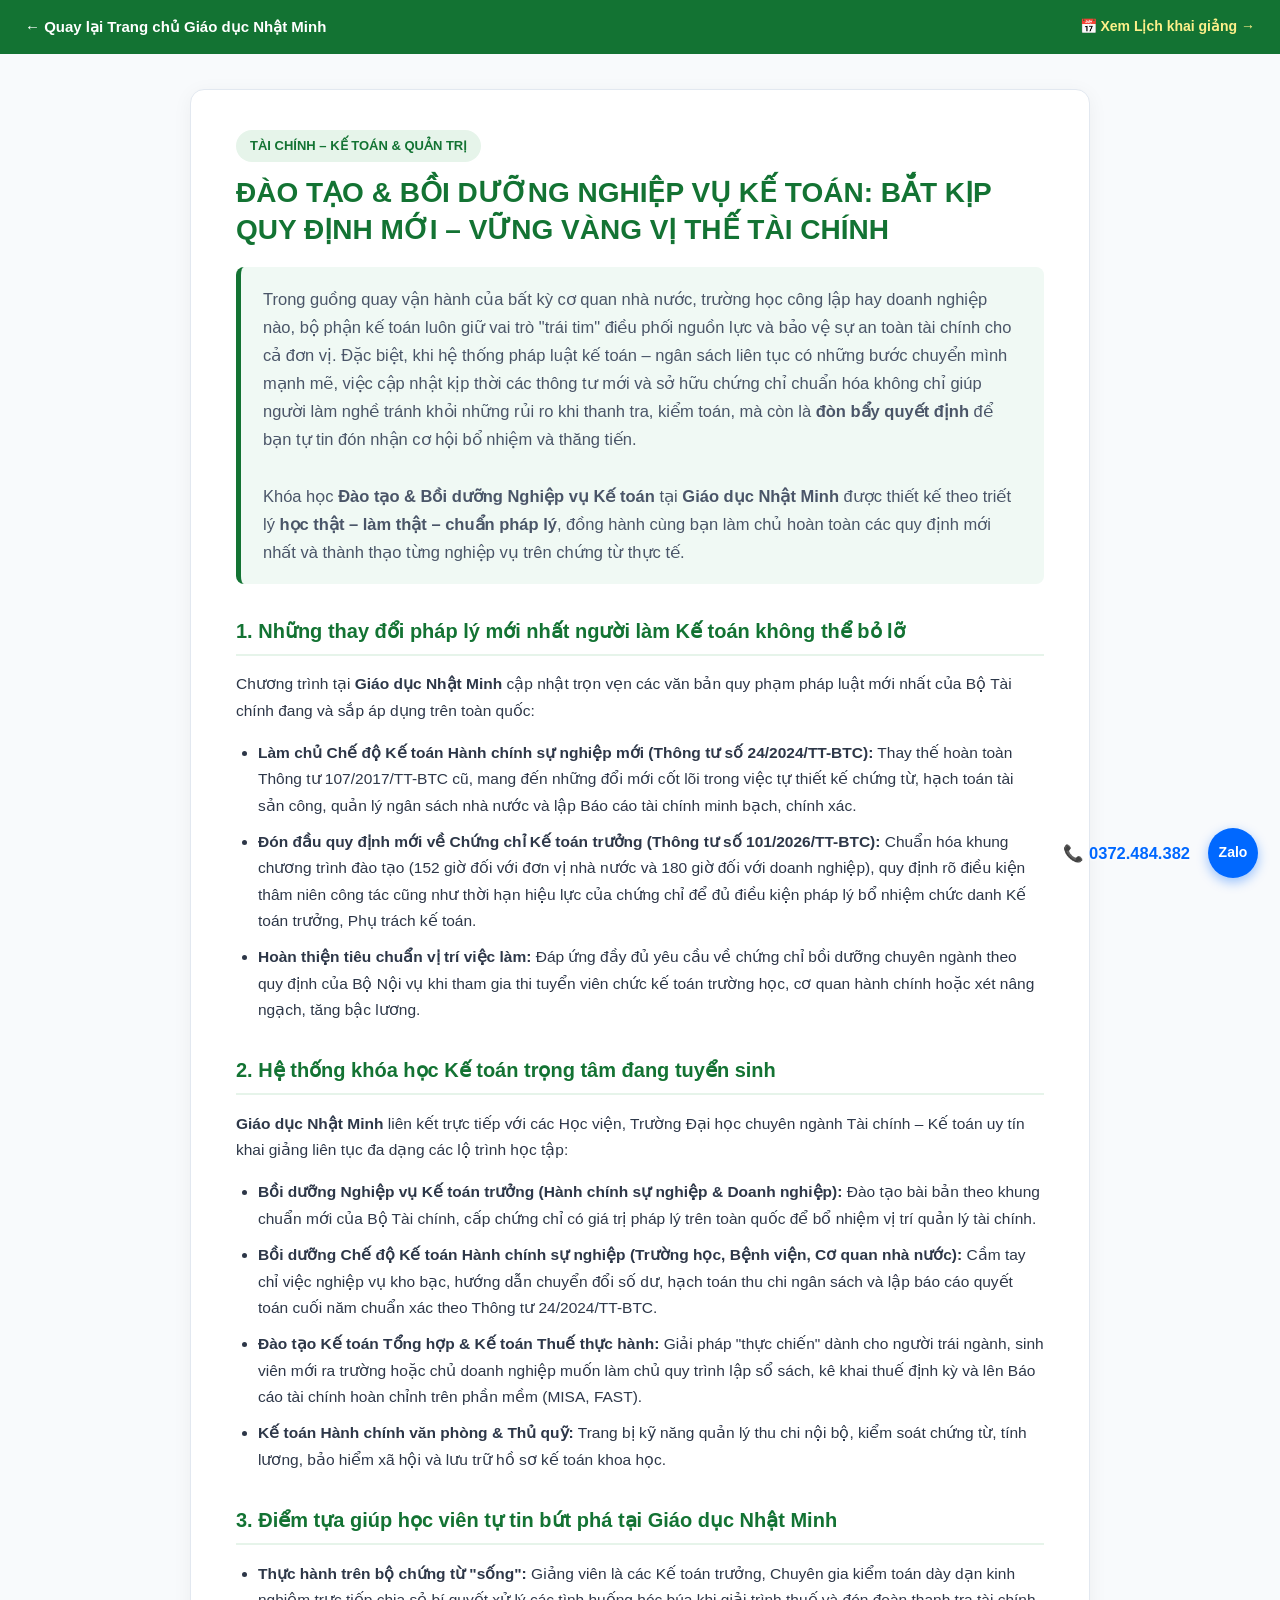
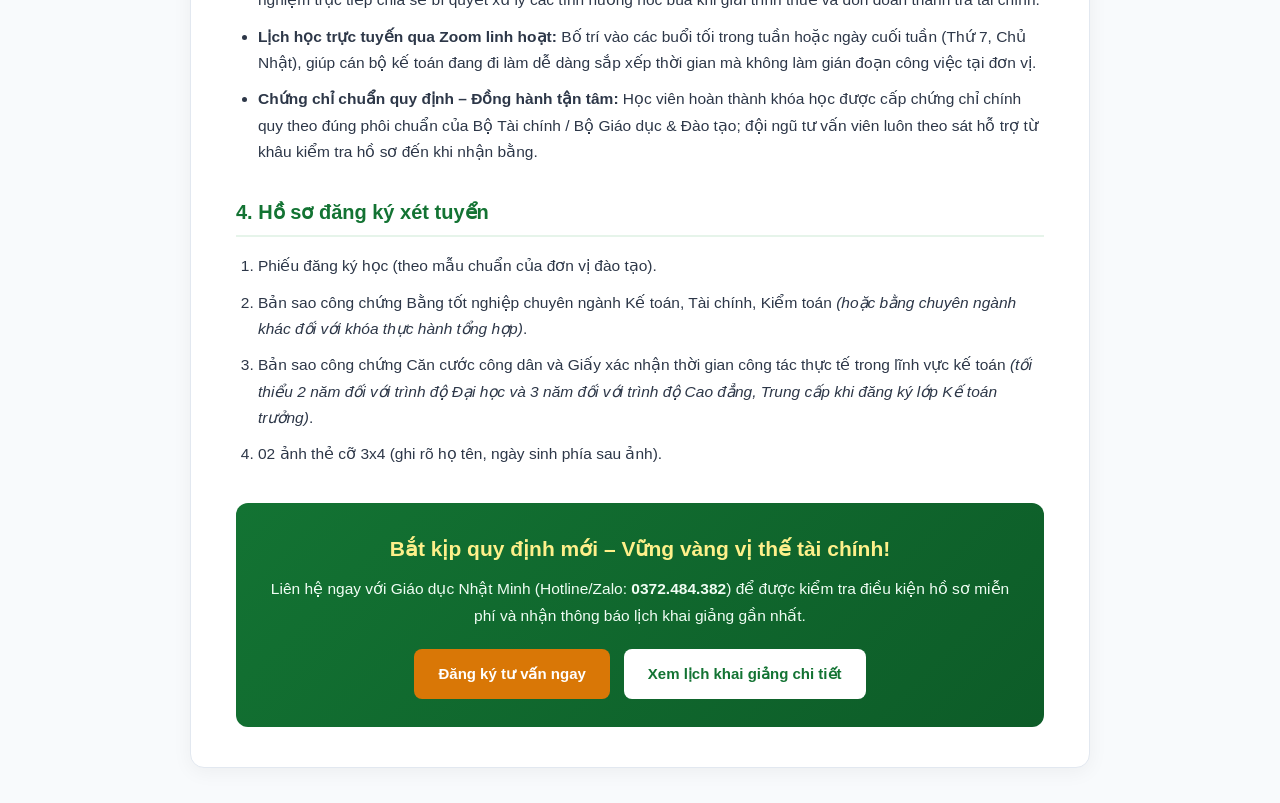
<file: nghiep-vu-ke-toan.html>
<!DOCTYPE html>
<html lang="vi">
<head>
  <meta charset="UTF-8">
  <meta name="viewport" content="width=device-width, initial-scale=1.0">
  <title>Đào tạo & Bồi dưỡng Nghiệp vụ Kế toán - Giáo dục Nhật Minh</title>
  <style>
    * { box-sizing: border-box; }
    body {
      margin: 0;
      background-color: #f8fafc;
      font-family: Arial, sans-serif;
      color: #2d3748;
      line-height: 1.7;
    }
    .top-nav-bar {
      background-color: #137333;
      padding: 14px 25px;
      display: flex;
      justify-content: space-between;
      align-items: center;
      flex-wrap: wrap;
      gap: 10px;
    }
    .top-nav-bar a {
      color: #ffffff;
      text-decoration: none;
      font-weight: bold;
      font-size: 15px;
    }
    .article-container {
      max-width: 900px;
      margin: 35px auto;
      background: #ffffff;
      padding: 40px 45px;
      border-radius: 14px;
      box-shadow: 0 4px 20px rgba(0, 0, 0, 0.05);
      border: 1px solid #e2e8f0;
    }
    .article-badge {
      display: inline-block;
      background: #e6f4ea;
      color: #137333;
      font-weight: bold;
      font-size: 13px;
      padding: 5px 14px;
      border-radius: 20px;
      margin-bottom: 12px;
      text-transform: uppercase;
    }
    .article-container h1 {
      color: #137333;
      font-size: 28px;
      line-height: 1.35;
      margin: 0 0 18px 0;
    }
    .article-lead {
      font-size: 16.5px;
      color: #4a5568;
      background: #f0f9f4;
      padding: 18px 22px;
      border-left: 5px solid #137333;
      border-radius: 8px;
      margin-bottom: 28px;
    }
    .article-container h2 {
      color: #137333;
      font-size: 20px;
      margin-top: 30px;
      margin-bottom: 12px;
      padding-bottom: 6px;
      border-bottom: 2px solid #e6f4ea;
    }
    .article-container p {
      font-size: 15.5px;
      margin-bottom: 14px;
    }
    .article-container ul, .article-container ol {
      padding-left: 22px;
      margin-bottom: 18px;
    }
    .article-container li {
      font-size: 15.5px;
      margin-bottom: 10px;
    }
    .cta-box {
      background: linear-gradient(135deg, #137333 0%, #0d5c28 100%);
      color: #ffffff;
      padding: 28px 30px;
      border-radius: 12px;
      margin-top: 35px;
      text-align: center;
    }
    .cta-box h3 {
      margin: 0 0 10px 0;
      font-size: 21px;
      color: #fef08a;
    }
    .cta-box p {
      margin: 0 0 20px 0;
      font-size: 15.5px;
      color: #f0fdf4;
    }
    .cta-buttons {
      display: flex;
      justify-content: center;
      gap: 14px;
      flex-wrap: wrap;
    }
    .btn-cta-gold {
      background-color: #d97706;
      color: #ffffff;
      text-decoration: none;
      padding: 12px 24px;
      border-radius: 8px;
      font-weight: bold;
      font-size: 15px;
    }
    .btn-cta-gold:hover {
      background-color: #b45309;
    }
    .btn-cta-white {
      background-color: #ffffff;
      color: #137333;
      text-decoration: none;
      padding: 12px 24px;
      border-radius: 8px;
      font-weight: bold;
      font-size: 15px;
    }
    .btn-cta-white:hover {
      background-color: #f0fdf4;
    }
    .zalo-float-btn {
      position: fixed;
      bottom: 25px;
      right: 25px;
      width: 55px;
      height: 55px;
      background-color: #0068ff;
      color: #ffffff;
      border-radius: 50%;
      display: flex;
      align-items: center;
      justify-content: center;
      font-weight: bold;
      font-size: 15px;
      text-decoration: none;
      box-shadow: 0 4px 10px rgba(0, 104, 255, 0.4);
      z-index: 9999;
    }
    @media (max-width: 600px) {
      .article-container {
        margin: 15px;
        padding: 24px 20px;
      }
      .article-container h1 {
        font-size: 22px;
      }
    }
  </style>
</head>
<body>

  <div class="top-nav-bar">
    <a href="index.html">← Quay lại Trang chủ Giáo dục Nhật Minh</a>
    <a href="lich-dao-tao.html#box-ketoan" style="color: #fef08a; font-size: 14px;">📅 Xem Lịch khai giảng →</a>
  </div>

  <div class="article-container">
    <span class="article-badge">Tài chính – Kế toán & Quản trị</span>
    <h1>ĐÀO TẠO & BỒI DƯỠNG NGHIỆP VỤ KẾ TOÁN: BẮT KỊP QUY ĐỊNH MỚI – VỮNG VÀNG VỊ THẾ TÀI CHÍNH</h1>

    <div class="article-lead">
      Trong guồng quay vận hành của bất kỳ cơ quan nhà nước, trường học công lập hay doanh nghiệp nào, bộ phận kế toán luôn giữ vai trò "trái tim" điều phối nguồn lực và bảo vệ sự an toàn tài chính cho cả đơn vị. Đặc biệt, khi hệ thống pháp luật kế toán – ngân sách liên tục có những bước chuyển mình mạnh mẽ, việc cập nhật kịp thời các thông tư mới và sở hữu chứng chỉ chuẩn hóa không chỉ giúp người làm nghề tránh khỏi những rủi ro khi thanh tra, kiểm toán, mà còn là <strong>đòn bẩy quyết định</strong> để bạn tự tin đón nhận cơ hội bổ nhiệm và thăng tiến.<br><br>
      Khóa học <strong>Đào tạo & Bồi dưỡng Nghiệp vụ Kế toán</strong> tại <strong>Giáo dục Nhật Minh</strong> được thiết kế theo triết lý <strong>học thật – làm thật – chuẩn pháp lý</strong>, đồng hành cùng bạn làm chủ hoàn toàn các quy định mới nhất và thành thạo từng nghiệp vụ trên chứng từ thực tế.
    </div>

    <h2>1. Những thay đổi pháp lý mới nhất người làm Kế toán không thể bỏ lỡ</h2>
    <p>Chương trình tại <strong>Giáo dục Nhật Minh</strong> cập nhật trọn vẹn các văn bản quy phạm pháp luật mới nhất của Bộ Tài chính đang và sắp áp dụng trên toàn quốc:</p>
    <ul>
      <li><strong>Làm chủ Chế độ Kế toán Hành chính sự nghiệp mới (Thông tư số 24/2024/TT-BTC):</strong> Thay thế hoàn toàn Thông tư 107/2017/TT-BTC cũ, mang đến những đổi mới cốt lõi trong việc tự thiết kế chứng từ, hạch toán tài sản công, quản lý ngân sách nhà nước và lập Báo cáo tài chính minh bạch, chính xác.</li>
      <li><strong>Đón đầu quy định mới về Chứng chỉ Kế toán trưởng (Thông tư số 101/2026/TT-BTC):</strong> Chuẩn hóa khung chương trình đào tạo (152 giờ đối với đơn vị nhà nước và 180 giờ đối với doanh nghiệp), quy định rõ điều kiện thâm niên công tác cũng như thời hạn hiệu lực của chứng chỉ để đủ điều kiện pháp lý bổ nhiệm chức danh Kế toán trưởng, Phụ trách kế toán.</li>
      <li><strong>Hoàn thiện tiêu chuẩn vị trí việc làm:</strong> Đáp ứng đầy đủ yêu cầu về chứng chỉ bồi dưỡng chuyên ngành theo quy định của Bộ Nội vụ khi tham gia thi tuyển viên chức kế toán trường học, cơ quan hành chính hoặc xét nâng ngạch, tăng bậc lương.</li>
    </ul>

    <h2>2. Hệ thống khóa học Kế toán trọng tâm đang tuyển sinh</h2>
    <p><strong>Giáo dục Nhật Minh</strong> liên kết trực tiếp với các Học viện, Trường Đại học chuyên ngành Tài chính – Kế toán uy tín khai giảng liên tục đa dạng các lộ trình học tập:</p>
    <ul>
      <li><strong>Bồi dưỡng Nghiệp vụ Kế toán trưởng (Hành chính sự nghiệp & Doanh nghiệp):</strong> Đào tạo bài bản theo khung chuẩn mới của Bộ Tài chính, cấp chứng chỉ có giá trị pháp lý trên toàn quốc để bổ nhiệm vị trí quản lý tài chính.</li>
      <li><strong>Bồi dưỡng Chế độ Kế toán Hành chính sự nghiệp (Trường học, Bệnh viện, Cơ quan nhà nước):</strong> Cầm tay chỉ việc nghiệp vụ kho bạc, hướng dẫn chuyển đổi số dư, hạch toán thu chi ngân sách và lập báo cáo quyết toán cuối năm chuẩn xác theo Thông tư 24/2024/TT-BTC.</li>
      <li><strong>Đào tạo Kế toán Tổng hợp & Kế toán Thuế thực hành:</strong> Giải pháp "thực chiến" dành cho người trái ngành, sinh viên mới ra trường hoặc chủ doanh nghiệp muốn làm chủ quy trình lập sổ sách, kê khai thuế định kỳ và lên Báo cáo tài chính hoàn chỉnh trên phần mềm (MISA, FAST).</li>
      <li><strong>Kế toán Hành chính văn phòng & Thủ quỹ:</strong> Trang bị kỹ năng quản lý thu chi nội bộ, kiểm soát chứng từ, tính lương, bảo hiểm xã hội và lưu trữ hồ sơ kế toán khoa học.</li>
    </ul>

    <h2>3. Điểm tựa giúp học viên tự tin bứt phá tại Giáo dục Nhật Minh</h2>
    <ul>
      <li><strong>Thực hành trên bộ chứng từ "sống":</strong> Giảng viên là các Kế toán trưởng, Chuyên gia kiểm toán dày dạn kinh nghiệm trực tiếp chia sẻ bí quyết xử lý các tình huống hóc búa khi giải trình thuế và đón đoàn thanh tra tài chính.</li>
      <li><strong>Lịch học trực tuyến qua Zoom linh hoạt:</strong> Bố trí vào các buổi tối trong tuần hoặc ngày cuối tuần (Thứ 7, Chủ Nhật), giúp cán bộ kế toán đang đi làm dễ dàng sắp xếp thời gian mà không làm gián đoạn công việc tại đơn vị.</li>
      <li><strong>Chứng chỉ chuẩn quy định – Đồng hành tận tâm:</strong> Học viên hoàn thành khóa học được cấp chứng chỉ chính quy theo đúng phôi chuẩn của Bộ Tài chính / Bộ Giáo dục & Đào tạo; đội ngũ tư vấn viên luôn theo sát hỗ trợ từ khâu kiểm tra hồ sơ đến khi nhận bằng.</li>
    </ul>

    <h2>4. Hồ sơ đăng ký xét tuyển</h2>
    <ol>
      <li>Phiếu đăng ký học (theo mẫu chuẩn của đơn vị đào tạo).</li>
      <li>Bản sao công chứng Bằng tốt nghiệp chuyên ngành Kế toán, Tài chính, Kiểm toán <em>(hoặc bằng chuyên ngành khác đối với khóa thực hành tổng hợp)</em>.</li>
      <li>Bản sao công chứng Căn cước công dân và Giấy xác nhận thời gian công tác thực tế trong lĩnh vực kế toán <em>(tối thiểu 2 năm đối với trình độ Đại học và 3 năm đối với trình độ Cao đẳng, Trung cấp khi đăng ký lớp Kế toán trưởng)</em>.</li>
      <li>02 ảnh thẻ cỡ 3x4 (ghi rõ họ tên, ngày sinh phía sau ảnh).</li>
    </ol>

    <div class="cta-box">
      <h3>Bắt kịp quy định mới – Vững vàng vị thế tài chính!</h3>
      <p>Liên hệ ngay với Giáo dục Nhật Minh (Hotline/Zalo: <strong>0372.484.382</strong>) để được kiểm tra điều kiện hồ sơ miễn phí và nhận thông báo lịch khai giảng gần nhất.</p>
      <div class="cta-buttons">
        <a href="index.html#tu-van" class="btn-cta-gold">Đăng ký tư vấn ngay</a>
        <a href="lich-dao-tao.html#box-ketoan" class="btn-cta-white">Xem lịch khai giảng chi tiết</a>
      </div>
    </div>
  </div>

    <div class="nm-clean-contact">
    <a href="tel:0372484382" class="nm-clean-phone" title="Bấm để gọi trực tiếp 0372.484.382">
      📞 0372.484.382
    </a>
    <a href="https://zalo.me/0372484382" target="_blank" rel="noopener noreferrer" class="nm-clean-zalo" title="Chat Zalo tư vấn">
      Zalo
    </a>
  </div>

  <style>
    .nm-clean-contact {
      position: fixed !important;
      bottom: 22px !important;
      right: 22px !important;
      display: flex !important;
      align-items: center !important;
      gap: 12px !important;
      z-index: 99999 !important;
    }
    .nm-clean-phone {
      background: transparent !important;
      border: none !important;
      box-shadow: none !important;
      color: #0068ff !important;
      text-decoration: none !important;
      padding: 4px 6px !important;
      font-weight: bold !important;
      font-size: 16.5px !important;
      display: flex !important;
      align-items: center !important;
      gap: 5px !important;
      text-shadow: 0 1px 3px rgba(255, 255, 255, 0.95) !important;
    }
    .nm-clean-phone:hover {
      color: #d97706 !important;
    }
    .nm-clean-zalo {
      width: 50px !important;
      height: 50px !important;
      background-color: #0068ff !important;
      color: #ffffff !important;
      border-radius: 50% !important;
      display: flex !important;
      align-items: center !important;
      justify-content: center !important;
      font-weight: bold !important;
      font-size: 14px !important;
      text-decoration: none !important;
      box-shadow: 0 4px 12px rgba(0, 104, 255, 0.4) !important;
    }
  </style>

</body>
</html>
</file>
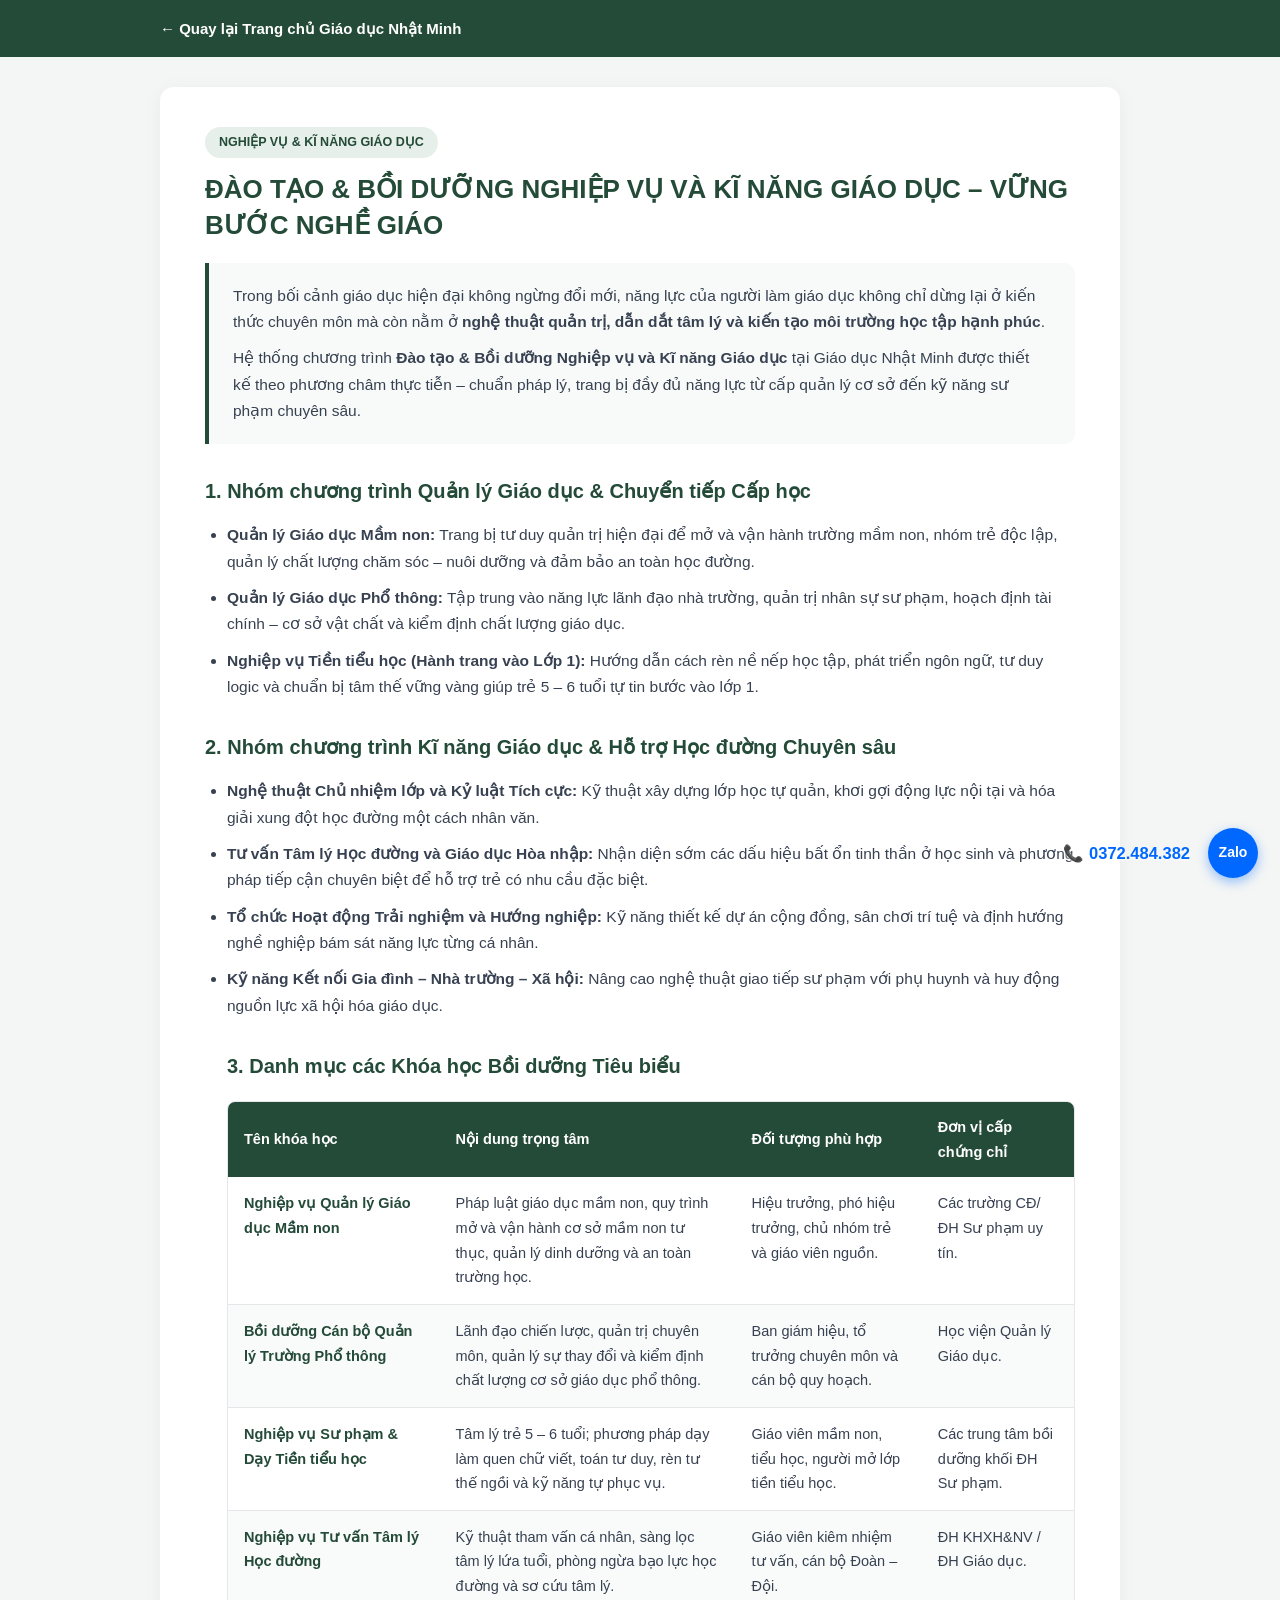
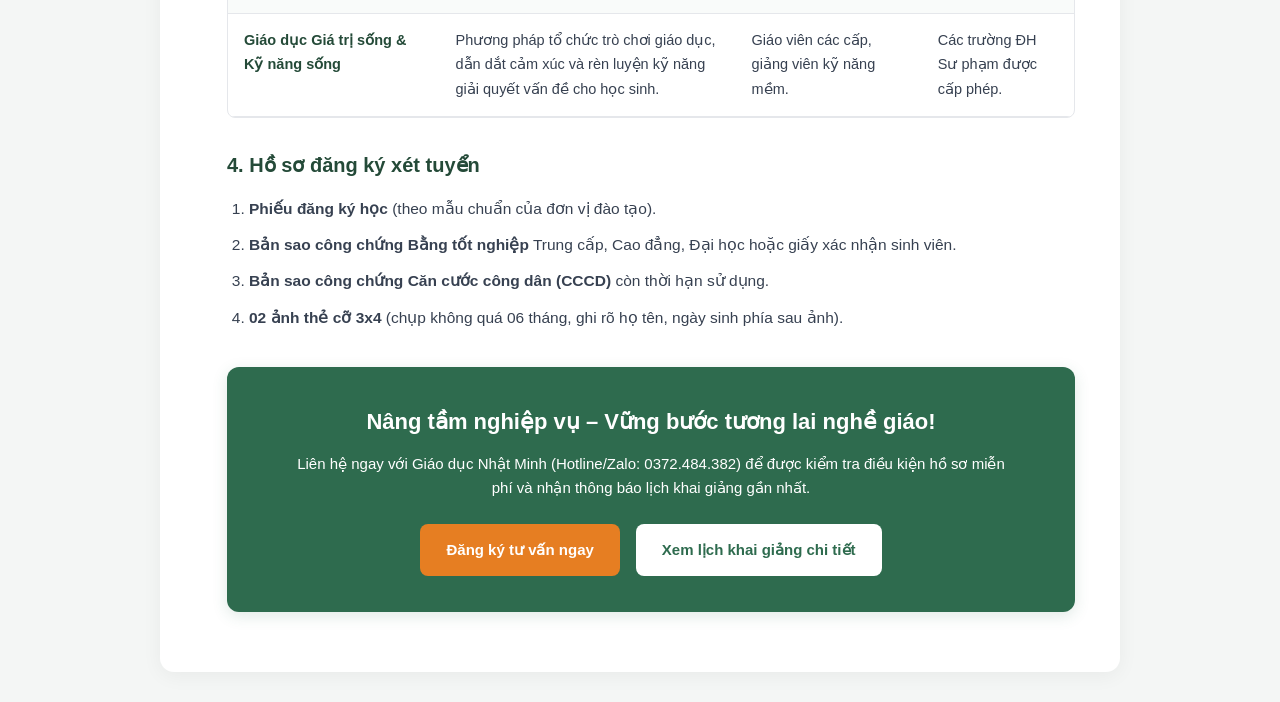
<file: nghiep-vu-ki-nang-giao-duc.html>
<!DOCTYPE html>
<html lang="vi">
<head>
    <meta charset="UTF-8">
    <meta name="viewport" content="width=device-width, initial-scale=1.0">
    <title>Nghiệp vụ và Kĩ năng Giáo dục - Giáo dục Nhật Minh</title>
    <style>
        * { box-sizing: border-box; margin: 0; padding: 0; font-family: 'Segoe UI', Roboto, Arial, sans-serif; }
        body { background-color: #f4f6f5; color: #1f2937; line-height: 1.7; }
        .top-bar { background-color: #244a38; padding: 15px 20px; }
        .top-bar-inner { max-width: 960px; margin: 0 auto; }
        .btn-back { color: #ffffff; text-decoration: none; font-size: 15px; font-weight: 600; }
        .container { max-width: 960px; margin: 30px auto; background: #ffffff; border-radius: 14px; box-shadow: 0 4px 20px rgba(0,0,0,0.05); padding: 40px 45px; }
        .category-badge { display: inline-block; background: #e6efe9; color: #244a38; font-weight: 700; font-size: 12.5px; padding: 5px 14px; border-radius: 20px; text-transform: uppercase; margin-bottom: 14px; }
        h1.article-title { font-size: 26px; color: #244a38; line-height: 1.35; margin-bottom: 20px; text-transform: uppercase; font-weight: 700; }
        .intro-box { background: #f7faf8; border-left: 4px solid #244a38; border-radius: 0 10px 10px 0; padding: 20px 24px; margin-bottom: 30px; font-size: 15.5px; color: #374151; }
        .intro-box p { margin-bottom: 10px; }
        .intro-box p:last-child { margin-bottom: 0; }
        h2.section-heading { font-size: 20px; color: #244a38; margin-top: 30px; margin-bottom: 14px; font-weight: 700; }
        ul.styled-list, ol.styled-list { padding-left: 22px; margin-bottom: 20px; color: #374151; font-size: 15.5px; }
        ul.styled-list li, ol.styled-list li { margin-bottom: 10px; }
        .table-wrapper { overflow-x: auto; margin: 18px 0 30px; border-radius: 8px; border: 1px solid #e5e7eb; }
        table { width: 100%; border-collapse: collapse; min-width: 650px; }
        th { background-color: #244a38; color: #ffffff; text-align: left; padding: 13px 16px; font-size: 14.5px; }
        td { padding: 14px 16px; border-bottom: 1px solid #e5e7eb; font-size: 14.5px; color: #374151; vertical-align: top; }
        tr:nth-child(even) { background-color: #f9fbfa; }
        td strong { color: #244a38; }
        .cta-banner { background-color: #244a38; color: #ffffff; border-radius: 12px; padding: 36px 30px; text-align: center; margin-top: 36px; }
        .cta-banner h2 { font-size: 22px; margin-bottom: 12px; }
        .cta-banner p { font-size: 15px; max-width: 720px; margin: 0 auto 24px; line-height: 1.6; }
        .cta-buttons { display: flex; justify-content: center; gap: 16px; flex-wrap: wrap; }
        .btn-orange, .btn-white { border: none; cursor: pointer; font-weight: 700; font-size: 15px; padding: 13px 26px; border-radius: 8px; text-decoration: none; display: inline-block; }
        .btn-orange { background-color: #e67e22; color: #ffffff; }
        .btn-white { background-color: #ffffff; color: #244a38; }
        .modal-overlay { display: none; position: fixed; top: 0; left: 0; width: 100%; height: 100%; background: rgba(0,0,0,0.6); z-index: 1000; justify-content: center; align-items: center; padding: 16px; }
        .modal-box { background: #ffffff; width: 100%; max-width: 540px; border-radius: 14px; overflow: hidden; box-shadow: 0 15px 40px rgba(0,0,0,0.25); }
        .modal-box.modal-wide { max-width: 780px; }
        .modal-header { background-color: #244a38; color: #ffffff; padding: 18px 24px; display: flex; justify-content: space-between; align-items: center; }
        .btn-close { background: none; border: none; color: #ffffff; font-size: 26px; cursor: pointer; }
        .modal-body { padding: 24px; max-height: 80vh; overflow-y: auto; }
        .form-group { margin-bottom: 16px; text-align: left; }
        .form-group label { display: block; font-weight: 600; font-size: 14px; margin-bottom: 6px; }
        .form-group input, .form-group select { width: 100%; padding: 11px 14px; border: 1px solid #cbd5e1; border-radius: 8px; font-size: 14.5px; }
        .btn-submit { width: 100%; background-color: #e67e22; color: #ffffff; border: none; padding: 13px; border-radius: 8px; font-size: 16px; font-weight: 700; cursor: pointer; }
        .badge-status { display: inline-block; background: #dcfce7; color: #166534; font-weight: 700; font-size: 12px; padding: 3px 10px; border-radius: 12px; }
        @media (max-width: 600px) { .container { margin: 15px; padding: 25px 20px; } h1.article-title { font-size: 21px; } }
    </style>
</head>
<body>

    <div class="top-bar">
        <div class="top-bar-inner">
            <a href="index.html" class="btn-back">&larr; Quay lại Trang chủ Giáo dục Nhật Minh</a>
        </div>
    </div>

    <div class="container">
        <span class="category-badge">NGHIỆP VỤ &amp; KĨ NĂNG GIÁO DỤC</span>
        <h1 class="article-title">Đào tạo &amp; Bồi dưỡng Nghiệp vụ và Kĩ năng Giáo dục – Vững bước nghề giáo</h1>
        
        <div class="intro-box">
            <p>Trong bối cảnh giáo dục hiện đại không ngừng đổi mới, năng lực của người làm giáo dục không chỉ dừng lại ở kiến thức chuyên môn mà còn nằm ở <strong>nghệ thuật quản trị, dẫn dắt tâm lý và kiến tạo môi trường học tập hạnh phúc</strong>.</p>
            <p>Hệ thống chương trình <strong>Đào tạo &amp; Bồi dưỡng Nghiệp vụ và Kĩ năng Giáo dục</strong> tại Giáo dục Nhật Minh được thiết kế theo phương châm thực tiễn – chuẩn pháp lý, trang bị đầy đủ năng lực từ cấp quản lý cơ sở đến kỹ năng sư phạm chuyên sâu.</p>
        </div>

        <h2 class="section-heading">1. Nhóm chương trình Quản lý Giáo dục &amp; Chuyển tiếp Cấp học</h2>
        <ul class="styled-list">
            <li><strong>Quản lý Giáo dục Mầm non:</strong> Trang bị tư duy quản trị hiện đại để mở và vận hành trường mầm non, nhóm trẻ độc lập, quản lý chất lượng chăm sóc – nuôi dưỡng và đảm bảo an toàn học đường.</li>
            <li><strong>Quản lý Giáo dục Phổ thông:</strong> Tập trung vào năng lực lãnh đạo nhà trường, quản trị nhân sự sư phạm, hoạch định tài chính – cơ sở vật chất và kiểm định chất lượng giáo dục.</li>
            <li><strong>Nghiệp vụ Tiền tiểu học (Hành trang vào Lớp 1):</strong> Hướng dẫn cách rèn nề nếp học tập, phát triển ngôn ngữ, tư duy logic và chuẩn bị tâm thế vững vàng giúp trẻ 5 – 6 tuổi tự tin bước vào lớp 1.</li>
        </ul>

        <h2 class="section-heading">2. Nhóm chương trình Kĩ năng Giáo dục &amp; Hỗ trợ Học đường Chuyên sâu</h2>
        <ul class="styled-list">
            <li><strong>Nghệ thuật Chủ nhiệm lớp và Kỷ luật Tích cực:</strong> Kỹ thuật xây dựng lớp học tự quản, khơi gợi động lực nội tại và hóa giải xung đột học đường một cách nhân văn.</li>
            <li><strong>Tư vấn Tâm lý Học đường và Giáo dục Hòa nhập:</strong> Nhận diện sớm các dấu hiệu bất ổn tinh thần ở học sinh và phương pháp tiếp cận chuyên biệt để hỗ trợ trẻ có nhu cầu đặc biệt.</li>
            <li><strong>Tổ chức Hoạt động Trải nghiệm và Hướng nghiệp:</strong> Kỹ năng thiết kế dự án cộng đồng, sân chơi trí tuệ và định hướng nghề nghiệp bám sát năng lực từng cá nhân.</li>
            <li><strong>Kỹ năng Kết nối Gia đình – Nhà trường – Xã hội:</strong> Nâng cao nghệ thuật giao tiếp sư phạm với phụ huynh và huy động nguồn lực xã hội hóa giáo dục.</li>
                    <h2 class="section-heading">3. Danh mục các Khóa học Bồi dưỡng Tiêu biểu</h2>
        <div class="table-wrapper">
            <table>
                <thead>
                    <tr>
                        <th style="width: 25%;">Tên khóa học</th>
                        <th style="width: 35%;">Nội dung trọng tâm</th>
                        <th style="width: 22%;">Đối tượng phù hợp</th>
                        <th style="width: 18%;">Đơn vị cấp chứng chỉ</th>
                    </tr>
                </thead>
                <tbody>
                    <tr>
                        <td><strong>Nghiệp vụ Quản lý Giáo dục Mầm non</strong></td>
                        <td>Pháp luật giáo dục mầm non, quy trình mở và vận hành cơ sở mầm non tư thục, quản lý dinh dưỡng và an toàn trường học.</td>
                        <td>Hiệu trưởng, phó hiệu trưởng, chủ nhóm trẻ và giáo viên nguồn.</td>
                        <td>Các trường CĐ/ĐH Sư phạm uy tín.</td>
                    </tr>
                    <tr>
                        <td><strong>Bồi dưỡng Cán bộ Quản lý Trường Phổ thông</strong></td>
                        <td>Lãnh đạo chiến lược, quản trị chuyên môn, quản lý sự thay đổi và kiểm định chất lượng cơ sở giáo dục phổ thông.</td>
                        <td>Ban giám hiệu, tổ trưởng chuyên môn và cán bộ quy hoạch.</td>
                        <td>Học viện Quản lý Giáo dục.</td>
                    </tr>
                    <tr>
                        <td><strong>Nghiệp vụ Sư phạm &amp; Dạy Tiền tiểu học</strong></td>
                        <td>Tâm lý trẻ 5 – 6 tuổi; phương pháp dạy làm quen chữ viết, toán tư duy, rèn tư thế ngồi và kỹ năng tự phục vụ.</td>
                        <td>Giáo viên mầm non, tiểu học, người mở lớp tiền tiểu học.</td>
                        <td>Các trung tâm bồi dưỡng khối ĐH Sư phạm.</td>
                    </tr>
                    <tr>
                        <td><strong>Nghiệp vụ Tư vấn Tâm lý Học đường</strong></td>
                        <td>Kỹ thuật tham vấn cá nhân, sàng lọc tâm lý lứa tuổi, phòng ngừa bạo lực học đường và sơ cứu tâm lý.</td>
                        <td>Giáo viên kiêm nhiệm tư vấn, cán bộ Đoàn – Đội.</td>
                        <td>ĐH KHXH&amp;NV / ĐH Giáo dục.</td>
                    </tr>
                    <tr>
                        <td><strong>Giáo dục Giá trị sống &amp; Kỹ năng sống</strong></td>
                        <td>Phương pháp tổ chức trò chơi giáo dục, dẫn dắt cảm xúc và rèn luyện kỹ năng giải quyết vấn đề cho học sinh.</td>
                        <td>Giáo viên các cấp, giảng viên kỹ năng mềm.</td>
                        <td>Các trường ĐH Sư phạm được cấp phép.</td>
                    </tr>
                </tbody>
            </table>
        </div>

        <h2 class="section-heading">4. Hồ sơ đăng ký xét tuyển</h2>
        <ol class="styled-list">
            <li><strong>Phiếu đăng ký học</strong> (theo mẫu chuẩn của đơn vị đào tạo).</li>
            <li><strong>Bản sao công chứng Bằng tốt nghiệp</strong> Trung cấp, Cao đẳng, Đại học hoặc giấy xác nhận sinh viên.</li>
            <li><strong>Bản sao công chứng Căn cước công dân (CCCD)</strong> còn thời hạn sử dụng.</li>
            <li><strong>02 ảnh thẻ cỡ 3x4</strong> (chụp không quá 06 tháng, ghi rõ họ tên, ngày sinh phía sau ảnh).</li>
        </ol>

         <div style="background-color: #2e6b4e; color: #ffffff; border-radius: 12px; padding: 36px 30px; text-align: center; margin-top: 36px; box-shadow: 0 4px 15px rgba(46, 107, 78, 0.15);">
    <h2 style="color: #ffffff; font-size: 22px; font-weight: 700; margin-bottom: 12px;">
        Nâng tầm nghiệp vụ – Vững bước tương lai nghề giáo!
    </h2>
    <p style="color: #ffffff; font-size: 15px; max-width: 720px; margin: 0 auto 24px; line-height: 1.6;">
        Liên hệ ngay với Giáo dục Nhật Minh (Hotline/Zalo: 0372.484.382) để được kiểm tra điều kiện hồ sơ miễn phí và nhận thông báo lịch khai giảng gần nhất.
    </p>
    <div style="display: flex; justify-content: center; gap: 16px; flex-wrap: wrap;">
        <a href="index.html#tu-van" style="background-color: #e67e22; color: #ffffff; text-decoration: none; font-weight: 700; font-size: 15px; padding: 13px 26px; border-radius: 8px; display: inline-block;">
            Đăng ký tư vấn ngay
        </a>
        <a href="lich-dao-tao.html#box-tamly" style="background-color: #ffffff; color: #2e6b4e; text-decoration: none; font-weight: 700; font-size: 15px; padding: 13px 26px; border-radius: 8px; display: inline-block;">
            Xem lịch khai giảng chi tiết
        </a>
    </div>
</div>

    </div>
  </div>

    <div class="nm-clean-contact">
    <a href="tel:0372484382" class="nm-clean-phone" title="Bấm để gọi trực tiếp 0372.484.382">
      📞 0372.484.382
    </a>
    <a href="https://zalo.me/0372484382" target="_blank" rel="noopener noreferrer" class="nm-clean-zalo" title="Chat Zalo tư vấn">
      Zalo
    </a>
  </div>

  <style>
    .nm-clean-contact {
      position: fixed !important;
      bottom: 22px !important;
      right: 22px !important;
      display: flex !important;
      align-items: center !important;
      gap: 12px !important;
      z-index: 99999 !important;
    }
    .nm-clean-phone {
      background: transparent !important;
      border: none !important;
      box-shadow: none !important;
      color: #0068ff !important;
      text-decoration: none !important;
      padding: 4px 6px !important;
      font-weight: bold !important;
      font-size: 16.5px !important;
      display: flex !important;
      align-items: center !important;
      gap: 5px !important;
      text-shadow: 0 1px 3px rgba(255, 255, 255, 0.95) !important;
    }
    .nm-clean-phone:hover {
      color: #d97706 !important;
    }
    .nm-clean-zalo {
      width: 50px !important;
      height: 50px !important;
      background-color: #0068ff !important;
      color: #ffffff !important;
      border-radius: 50% !important;
      display: flex !important;
      align-items: center !important;
      justify-content: center !important;
      font-weight: bold !important;
      font-size: 14px !important;
      text-decoration: none !important;
      box-shadow: 0 4px 12px rgba(0, 104, 255, 0.4) !important;
    }
  </style>

</body>
</html>
</file>
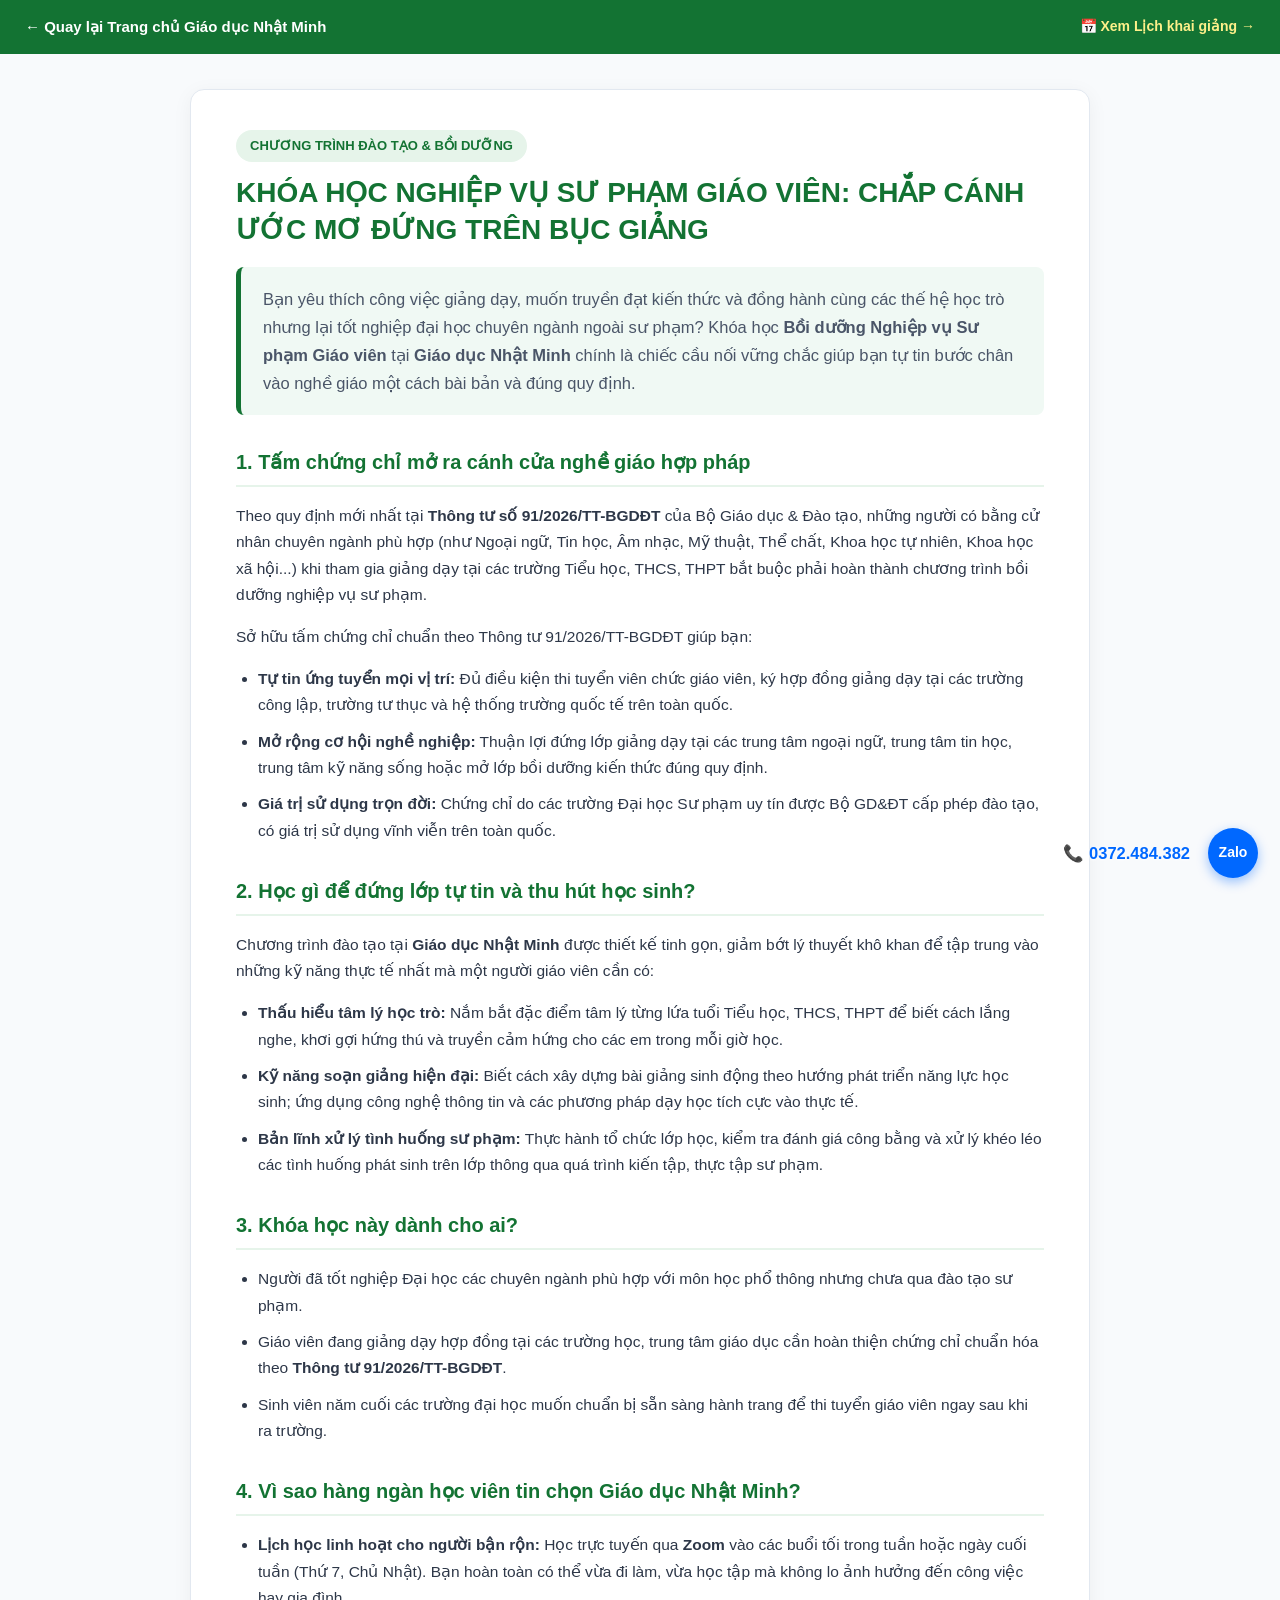
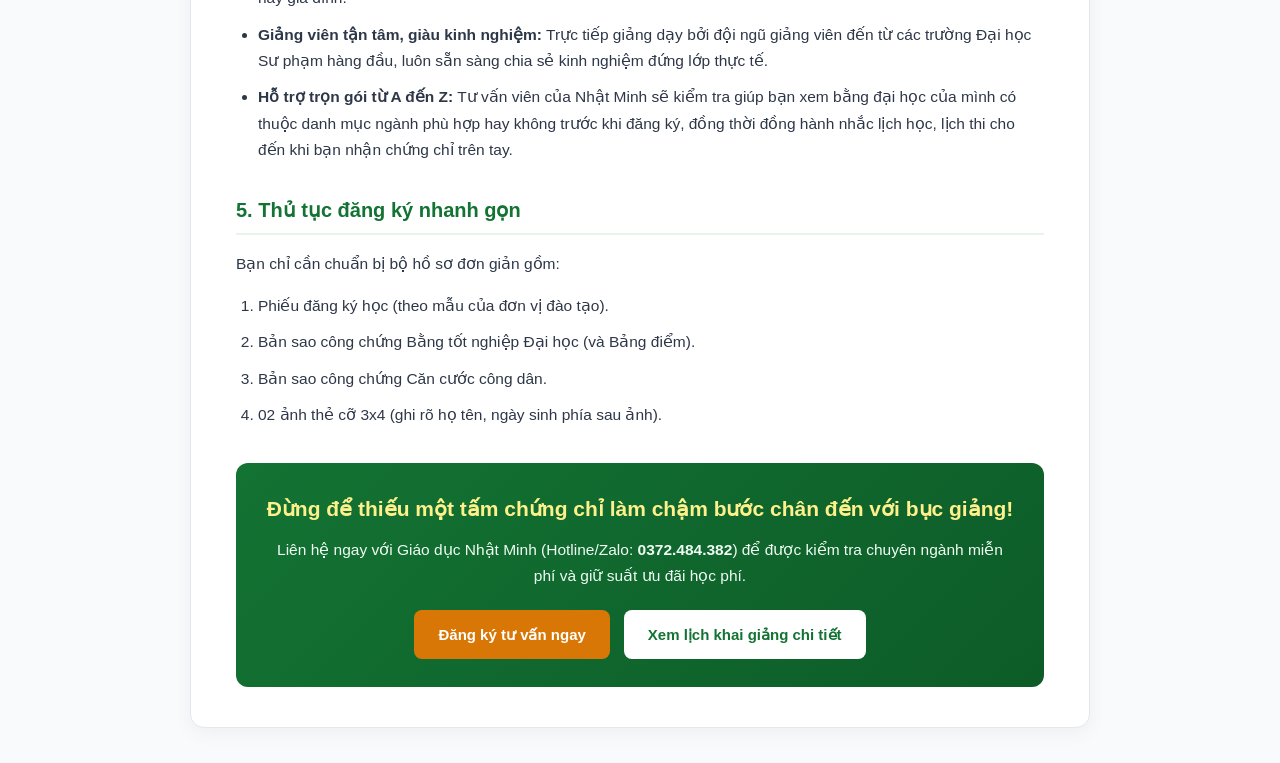
<file: nghiep-vu-su-pham.html>
<!DOCTYPE html>
<html lang="vi">
<head>
  <meta charset="UTF-8">
  <meta name="viewport" content="width=device-width, initial-scale=1.0">
  <title>Khóa học Nghiệp vụ Sư phạm Giáo viên - Giáo dục Nhật Minh</title>
  <style>
    * { box-sizing: border-box; }
    body {
      margin: 0;
      background-color: #f8fafc;
      font-family: Arial, sans-serif;
      color: #2d3748;
      line-height: 1.7;
    }
    .top-nav-bar {
      background-color: #137333;
      padding: 14px 25px;
      display: flex;
      justify-content: space-between;
      align-items: center;
      flex-wrap: wrap;
      gap: 10px;
    }
    .top-nav-bar a {
      color: #ffffff;
      text-decoration: none;
      font-weight: bold;
      font-size: 15px;
    }
    .article-container {
      max-width: 900px;
      margin: 35px auto;
      background: #ffffff;
      padding: 40px 45px;
      border-radius: 14px;
      box-shadow: 0 4px 20px rgba(0, 0, 0, 0.05);
      border: 1px solid #e2e8f0;
    }
    .article-badge {
      display: inline-block;
      background: #e6f4ea;
      color: #137333;
      font-weight: bold;
      font-size: 13px;
      padding: 5px 14px;
      border-radius: 20px;
      margin-bottom: 12px;
      text-transform: uppercase;
    }
    .article-container h1 {
      color: #137333;
      font-size: 28px;
      line-height: 1.35;
      margin: 0 0 18px 0;
    }
    .article-lead {
      font-size: 16.5px;
      color: #4a5568;
      background: #f0f9f4;
      padding: 18px 22px;
      border-left: 5px solid #137333;
      border-radius: 8px;
      margin-bottom: 28px;
    }
    .article-container h2 {
      color: #137333;
      font-size: 20px;
      margin-top: 30px;
      margin-bottom: 12px;
      padding-bottom: 6px;
      border-bottom: 2px solid #e6f4ea;
    }
    .article-container p {
      font-size: 15.5px;
      margin-bottom: 14px;
    }
    .article-container ul, .article-container ol {
      padding-left: 22px;
      margin-bottom: 18px;
    }
    .article-container li {
      font-size: 15.5px;
      margin-bottom: 10px;
    }
    .cta-box {
      background: linear-gradient(135deg, #137333 0%, #0d5c28 100%);
      color: #ffffff;
      padding: 28px 30px;
      border-radius: 12px;
      margin-top: 35px;
      text-align: center;
    }
    .cta-box h3 {
      margin: 0 0 10px 0;
      font-size: 21px;
      color: #fef08a;
    }
    .cta-box p {
      margin: 0 0 20px 0;
      font-size: 15.5px;
      color: #f0fdf4;
    }
    .cta-buttons {
      display: flex;
      justify-content: center;
      gap: 14px;
      flex-wrap: wrap;
    }
    .btn-cta-gold {
      background-color: #d97706;
      color: #ffffff;
      text-decoration: none;
      padding: 12px 24px;
      border-radius: 8px;
      font-weight: bold;
      font-size: 15px;
    }
    .btn-cta-gold:hover {
      background-color: #b45309;
    }
    .btn-cta-white {
      background-color: #ffffff;
      color: #137333;
      text-decoration: none;
      padding: 12px 24px;
      border-radius: 8px;
      font-weight: bold;
      font-size: 15px;
    }
    .btn-cta-white:hover {
      background-color: #f0fdf4;
    }
    .zalo-float-btn {
      position: fixed;
      bottom: 25px;
      right: 25px;
      width: 55px;
      height: 55px;
      background-color: #0068ff;
      color: #ffffff;
      border-radius: 50%;
      display: flex;
      align-items: center;
      justify-content: center;
      font-weight: bold;
      font-size: 15px;
      text-decoration: none;
      box-shadow: 0 4px 10px rgba(0, 104, 255, 0.4);
      z-index: 9999;
    }
    @media (max-width: 600px) {
      .article-container {
        margin: 15px;
        padding: 24px 20px;
      }
      .article-container h1 {
        font-size: 22px;
      }
    }
  </style>
</head>
<body>

  <div class="top-nav-bar">
    <a href="index.html">← Quay lại Trang chủ Giáo dục Nhật Minh</a>
    <a href="lich-dao-tao.html" style="color: #fef08a; font-size: 14px;">📅 Xem Lịch khai giảng →</a>
  </div>

  <div class="article-container">
    <span class="article-badge">Chương trình đào tạo & Bồi dưỡng</span>
    <h1>KHÓA HỌC NGHIỆP VỤ SƯ PHẠM GIÁO VIÊN: CHẮP CÁNH ƯỚC MƠ ĐỨNG TRÊN BỤC GIẢNG</h1>

    <div class="article-lead">
      Bạn yêu thích công việc giảng dạy, muốn truyền đạt kiến thức và đồng hành cùng các thế hệ học trò nhưng lại tốt nghiệp đại học chuyên ngành ngoài sư phạm? Khóa học <strong>Bồi dưỡng Nghiệp vụ Sư phạm Giáo viên</strong> tại <strong>Giáo dục Nhật Minh</strong> chính là chiếc cầu nối vững chắc giúp bạn tự tin bước chân vào nghề giáo một cách bài bản và đúng quy định.
    </div>

    <h2>1. Tấm chứng chỉ mở ra cánh cửa nghề giáo hợp pháp</h2>
    <p>Theo quy định mới nhất tại <strong>Thông tư số 91/2026/TT-BGDĐT</strong> của Bộ Giáo dục & Đào tạo, những người có bằng cử nhân chuyên ngành phù hợp (như Ngoại ngữ, Tin học, Âm nhạc, Mỹ thuật, Thể chất, Khoa học tự nhiên, Khoa học xã hội...) khi tham gia giảng dạy tại các trường Tiểu học, THCS, THPT bắt buộc phải hoàn thành chương trình bồi dưỡng nghiệp vụ sư phạm.</p>
    <p>Sở hữu tấm chứng chỉ chuẩn theo Thông tư 91/2026/TT-BGDĐT giúp bạn:</p>
    <ul>
      <li><strong>Tự tin ứng tuyển mọi vị trí:</strong> Đủ điều kiện thi tuyển viên chức giáo viên, ký hợp đồng giảng dạy tại các trường công lập, trường tư thục và hệ thống trường quốc tế trên toàn quốc.</li>
      <li><strong>Mở rộng cơ hội nghề nghiệp:</strong> Thuận lợi đứng lớp giảng dạy tại các trung tâm ngoại ngữ, trung tâm tin học, trung tâm kỹ năng sống hoặc mở lớp bồi dưỡng kiến thức đúng quy định.</li>
      <li><strong>Giá trị sử dụng trọn đời:</strong> Chứng chỉ do các trường Đại học Sư phạm uy tín được Bộ GD&ĐT cấp phép đào tạo, có giá trị sử dụng vĩnh viễn trên toàn quốc.</li>
    </ul>

    <h2>2. Học gì để đứng lớp tự tin và thu hút học sinh?</h2>
    <p>Chương trình đào tạo tại <strong>Giáo dục Nhật Minh</strong> được thiết kế tinh gọn, giảm bớt lý thuyết khô khan để tập trung vào những kỹ năng thực tế nhất mà một người giáo viên cần có:</p>
    <ul>
      <li><strong>Thấu hiểu tâm lý học trò:</strong> Nắm bắt đặc điểm tâm lý từng lứa tuổi Tiểu học, THCS, THPT để biết cách lắng nghe, khơi gợi hứng thú và truyền cảm hứng cho các em trong mỗi giờ học.</li>
      <li><strong>Kỹ năng soạn giảng hiện đại:</strong> Biết cách xây dựng bài giảng sinh động theo hướng phát triển năng lực học sinh; ứng dụng công nghệ thông tin và các phương pháp dạy học tích cực vào thực tế.</li>
      <li><strong>Bản lĩnh xử lý tình huống sư phạm:</strong> Thực hành tổ chức lớp học, kiểm tra đánh giá công bằng và xử lý khéo léo các tình huống phát sinh trên lớp thông qua quá trình kiến tập, thực tập sư phạm.</li>
    </ul>

    <h2>3. Khóa học này dành cho ai?</h2>
    <ul>
      <li>Người đã tốt nghiệp Đại học các chuyên ngành phù hợp với môn học phổ thông nhưng chưa qua đào tạo sư phạm.</li>
      <li>Giáo viên đang giảng dạy hợp đồng tại các trường học, trung tâm giáo dục cần hoàn thiện chứng chỉ chuẩn hóa theo <strong>Thông tư 91/2026/TT-BGDĐT</strong>.</li>
      <li>Sinh viên năm cuối các trường đại học muốn chuẩn bị sẵn sàng hành trang để thi tuyển giáo viên ngay sau khi ra trường.</li>
    </ul>

    <h2>4. Vì sao hàng ngàn học viên tin chọn Giáo dục Nhật Minh?</h2>
    <ul>
      <li><strong>Lịch học linh hoạt cho người bận rộn:</strong> Học trực tuyến qua <strong>Zoom</strong> vào các buổi tối trong tuần hoặc ngày cuối tuần (Thứ 7, Chủ Nhật). Bạn hoàn toàn có thể vừa đi làm, vừa học tập mà không lo ảnh hưởng đến công việc hay gia đình.</li>
      <li><strong>Giảng viên tận tâm, giàu kinh nghiệm:</strong> Trực tiếp giảng dạy bởi đội ngũ giảng viên đến từ các trường Đại học Sư phạm hàng đầu, luôn sẵn sàng chia sẻ kinh nghiệm đứng lớp thực tế.</li>
      <li><strong>Hỗ trợ trọn gói từ A đến Z:</strong> Tư vấn viên của Nhật Minh sẽ kiểm tra giúp bạn xem bằng đại học của mình có thuộc danh mục ngành phù hợp hay không trước khi đăng ký, đồng thời đồng hành nhắc lịch học, lịch thi cho đến khi bạn nhận chứng chỉ trên tay.</li>
    </ul>

    <h2>5. Thủ tục đăng ký nhanh gọn</h2>
    <p>Bạn chỉ cần chuẩn bị bộ hồ sơ đơn giản gồm:</p>
    <ol>
      <li>Phiếu đăng ký học (theo mẫu của đơn vị đào tạo).</li>
      <li>Bản sao công chứng Bằng tốt nghiệp Đại học (và Bảng điểm).</li>
      <li>Bản sao công chứng Căn cước công dân.</li>
      <li>02 ảnh thẻ cỡ 3x4 (ghi rõ họ tên, ngày sinh phía sau ảnh).</li>
    </ol>

    <div class="cta-box">
      <h3>Đừng để thiếu một tấm chứng chỉ làm chậm bước chân đến với bục giảng!</h3>
      <p>Liên hệ ngay với Giáo dục Nhật Minh (Hotline/Zalo: <strong>0372.484.382</strong>) để được kiểm tra chuyên ngành miễn phí và giữ suất ưu đãi học phí.</p>
      <div class="cta-buttons">
        <a href="index.html#tu-van" class="btn-cta-gold">Đăng ký tư vấn ngay</a>
        <a href="lich-dao-tao.html#box-nvsp" class="btn-cta-white">Xem lịch khai giảng chi tiết</a>
      </div>
    </div>
  </div>

    <div class="nm-clean-contact">
    <a href="tel:0372484382" class="nm-clean-phone" title="Bấm để gọi trực tiếp 0372.484.382">
      📞 0372.484.382
    </a>
    <a href="https://zalo.me/0372484382" target="_blank" rel="noopener noreferrer" class="nm-clean-zalo" title="Chat Zalo tư vấn">
      Zalo
    </a>
  </div>

  <style>
    .nm-clean-contact {
      position: fixed !important;
      bottom: 22px !important;
      right: 22px !important;
      display: flex !important;
      align-items: center !important;
      gap: 12px !important;
      z-index: 99999 !important;
    }
    .nm-clean-phone {
      background: transparent !important;
      border: none !important;
      box-shadow: none !important;
      color: #0068ff !important;
      text-decoration: none !important;
      padding: 4px 6px !important;
      font-weight: bold !important;
      font-size: 16.5px !important;
      display: flex !important;
      align-items: center !important;
      gap: 5px !important;
      text-shadow: 0 1px 3px rgba(255, 255, 255, 0.95) !important;
    }
    .nm-clean-phone:hover {
      color: #d97706 !important;
    }
    .nm-clean-zalo {
      width: 50px !important;
      height: 50px !important;
      background-color: #0068ff !important;
      color: #ffffff !important;
      border-radius: 50% !important;
      display: flex !important;
      align-items: center !important;
      justify-content: center !important;
      font-weight: bold !important;
      font-size: 14px !important;
      text-decoration: none !important;
      box-shadow: 0 4px 12px rgba(0, 104, 255, 0.4) !important;
    }
  </style>

</body>
</html>
</file>
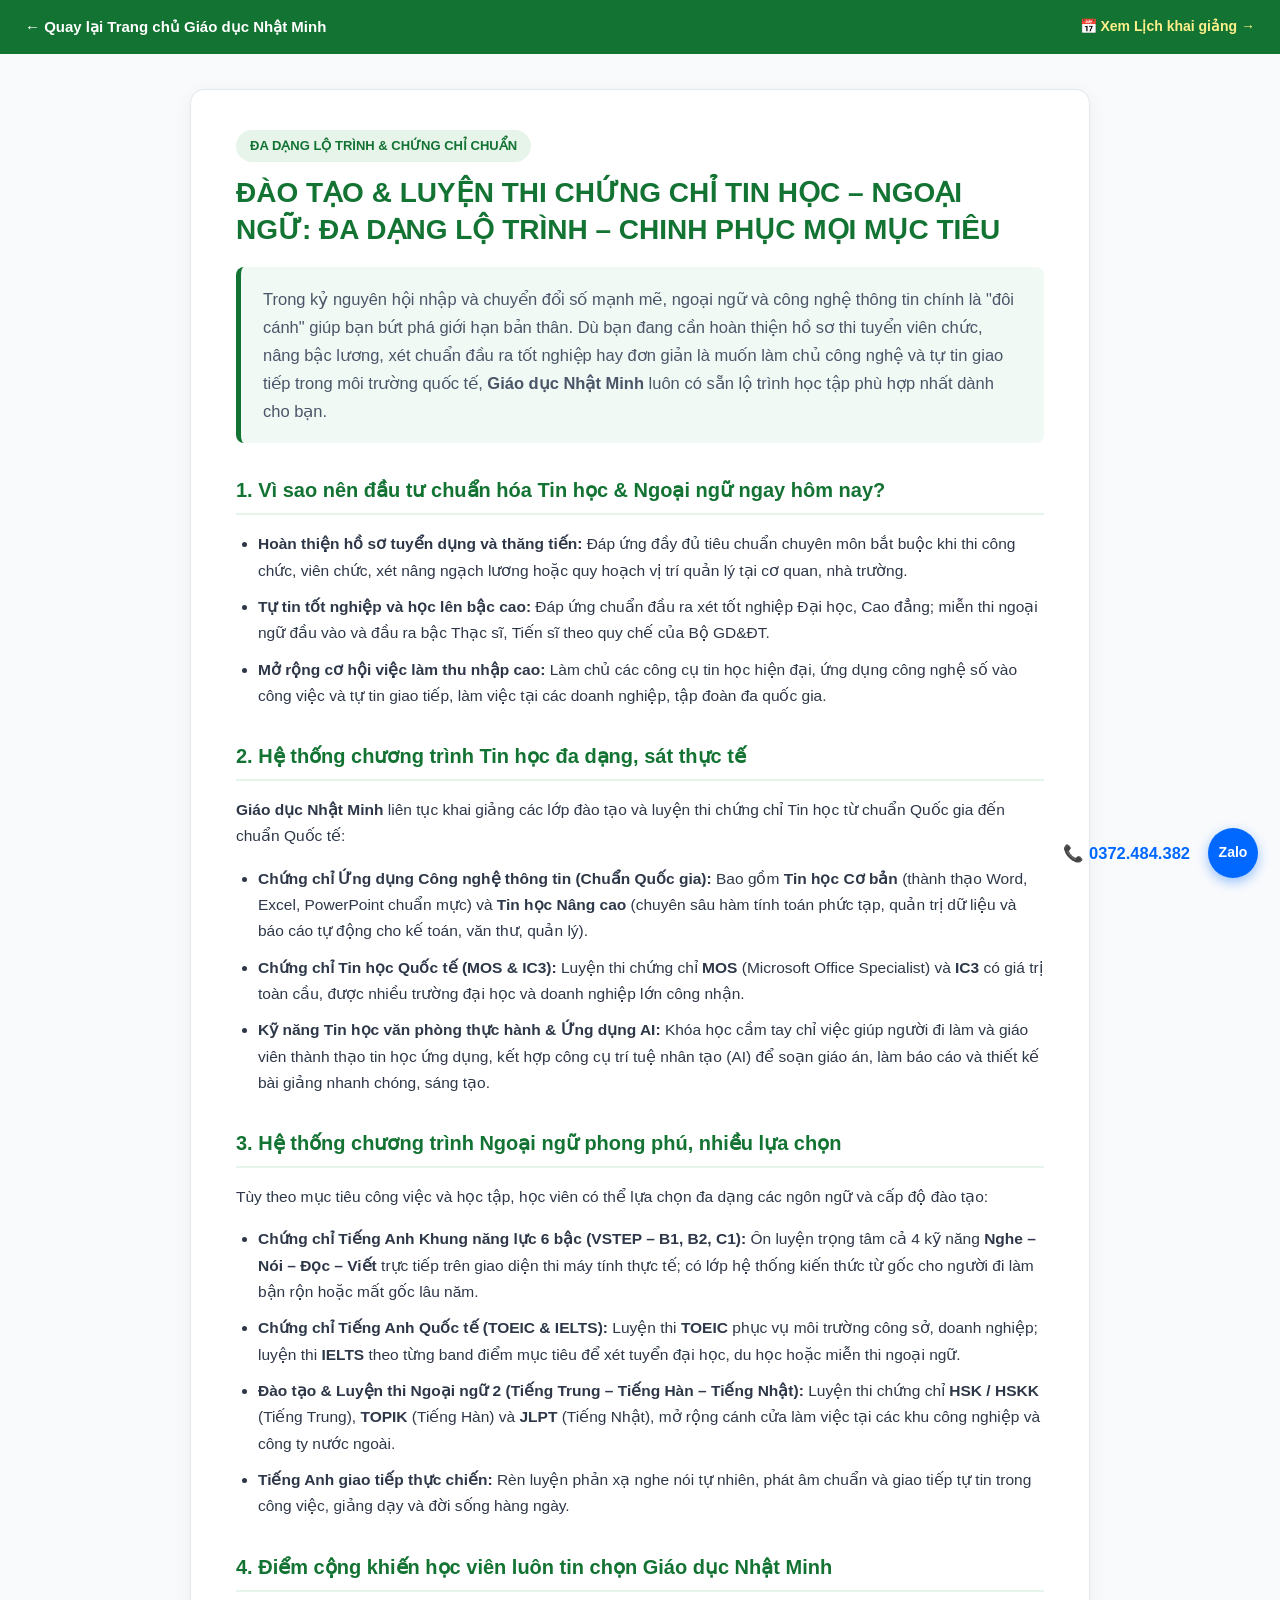
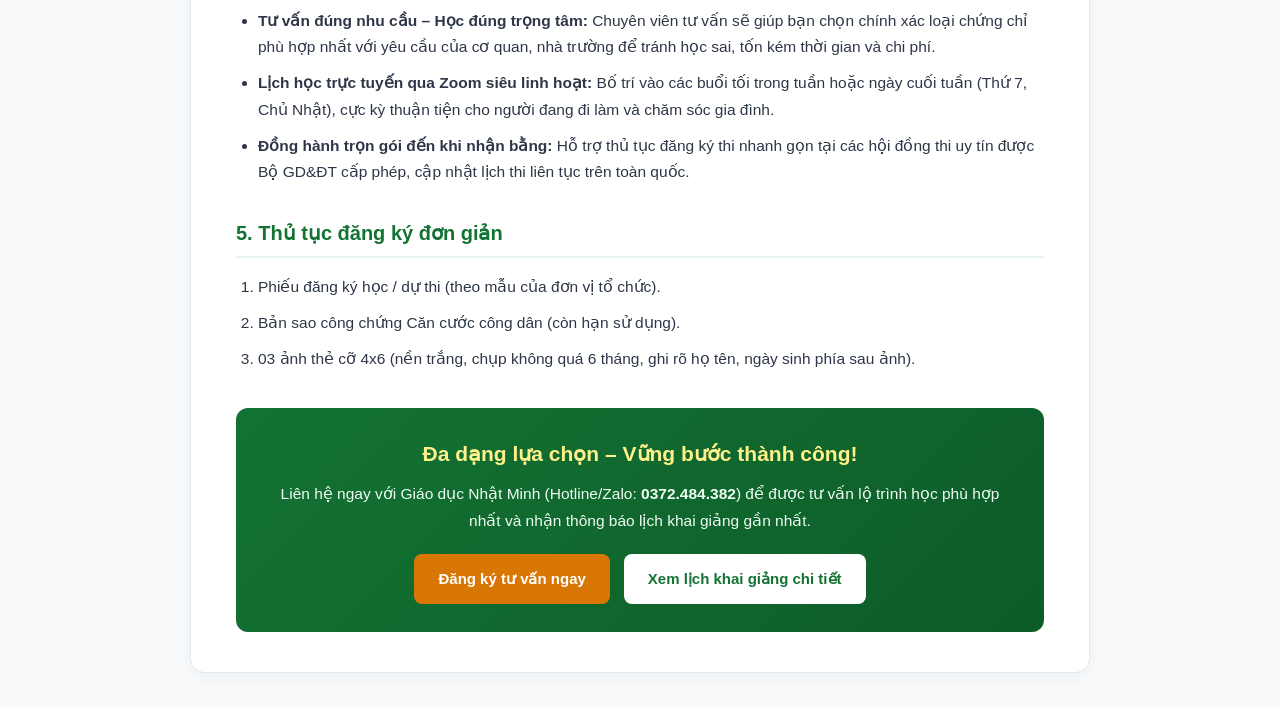
<file: tin-hoc-ngoai-ngu.html>
<!DOCTYPE html>
<html lang="vi">
<head>
  <meta charset="UTF-8">
  <meta name="viewport" content="width=device-width, initial-scale=1.0">
  <title>Đào tạo & Luyện thi Chứng chỉ Tin học và Ngoại ngữ - Giáo dục Nhật Minh</title>
  <style>
    * { box-sizing: border-box; }
    body {
      margin: 0;
      background-color: #f8fafc;
      font-family: Arial, sans-serif;
      color: #2d3748;
      line-height: 1.7;
    }
    .top-nav-bar {
      background-color: #137333;
      padding: 14px 25px;
      display: flex;
      justify-content: space-between;
      align-items: center;
      flex-wrap: wrap;
      gap: 10px;
    }
    .top-nav-bar a {
      color: #ffffff;
      text-decoration: none;
      font-weight: bold;
      font-size: 15px;
    }
    .article-container {
      max-width: 900px;
      margin: 35px auto;
      background: #ffffff;
      padding: 40px 45px;
      border-radius: 14px;
      box-shadow: 0 4px 20px rgba(0, 0, 0, 0.05);
      border: 1px solid #e2e8f0;
    }
    .article-badge {
      display: inline-block;
      background: #e6f4ea;
      color: #137333;
      font-weight: bold;
      font-size: 13px;
      padding: 5px 14px;
      border-radius: 20px;
      margin-bottom: 12px;
      text-transform: uppercase;
    }
    .article-container h1 {
      color: #137333;
      font-size: 28px;
      line-height: 1.35;
      margin: 0 0 18px 0;
    }
    .article-lead {
      font-size: 16.5px;
      color: #4a5568;
      background: #f0f9f4;
      padding: 18px 22px;
      border-left: 5px solid #137333;
      border-radius: 8px;
      margin-bottom: 28px;
    }
    .article-container h2 {
      color: #137333;
      font-size: 20px;
      margin-top: 30px;
      margin-bottom: 12px;
      padding-bottom: 6px;
      border-bottom: 2px solid #e6f4ea;
    }
    .article-container p {
      font-size: 15.5px;
      margin-bottom: 14px;
    }
    .article-container ul, .article-container ol {
      padding-left: 22px;
      margin-bottom: 18px;
    }
    .article-container li {
      font-size: 15.5px;
      margin-bottom: 10px;
    }
    .cta-box {
      background: linear-gradient(135deg, #137333 0%, #0d5c28 100%);
      color: #ffffff;
      padding: 28px 30px;
      border-radius: 12px;
      margin-top: 35px;
      text-align: center;
    }
    .cta-box h3 {
      margin: 0 0 10px 0;
      font-size: 21px;
      color: #fef08a;
    }
    .cta-box p {
      margin: 0 0 20px 0;
      font-size: 15.5px;
      color: #f0fdf4;
    }
    .cta-buttons {
      display: flex;
      justify-content: center;
      gap: 14px;
      flex-wrap: wrap;
    }
    .btn-cta-gold {
      background-color: #d97706;
      color: #ffffff;
      text-decoration: none;
      padding: 12px 24px;
      border-radius: 8px;
      font-weight: bold;
      font-size: 15px;
    }
    .btn-cta-gold:hover {
      background-color: #b45309;
    }
    .btn-cta-white {
      background-color: #ffffff;
      color: #137333;
      text-decoration: none;
      padding: 12px 24px;
      border-radius: 8px;
      font-weight: bold;
      font-size: 15px;
    }
    .btn-cta-white:hover {
      background-color: #f0fdf4;
    }
    .zalo-float-btn {
      position: fixed;
      bottom: 25px;
      right: 25px;
      width: 55px;
      height: 55px;
      background-color: #0068ff;
      color: #ffffff;
      border-radius: 50%;
      display: flex;
      align-items: center;
      justify-content: center;
      font-weight: bold;
      font-size: 15px;
      text-decoration: none;
      box-shadow: 0 4px 10px rgba(0, 104, 255, 0.4);
      z-index: 9999;
    }
    @media (max-width: 600px) {
      .article-container {
        margin: 15px;
        padding: 24px 20px;
      }
      .article-container h1 {
        font-size: 22px;
      }
    }
  </style>
</head>
<body>

  <div class="top-nav-bar">
    <a href="index.html">← Quay lại Trang chủ Giáo dục Nhật Minh</a>
    <a href="lich-dao-tao.html#box-tinhoc" style="color: #fef08a; font-size: 14px;">📅 Xem Lịch khai giảng →</a>
  </div>

  <div class="article-container">
    <span class="article-badge">Đa dạng lộ trình & Chứng chỉ chuẩn</span>
    <h1>ĐÀO TẠO & LUYỆN THI CHỨNG CHỈ TIN HỌC – NGOẠI NGỮ: ĐA DẠNG LỘ TRÌNH – CHINH PHỤC MỌI MỤC TIÊU</h1>

    <div class="article-lead">
      Trong kỷ nguyên hội nhập và chuyển đổi số mạnh mẽ, ngoại ngữ và công nghệ thông tin chính là "đôi cánh" giúp bạn bứt phá giới hạn bản thân. Dù bạn đang cần hoàn thiện hồ sơ thi tuyển viên chức, nâng bậc lương, xét chuẩn đầu ra tốt nghiệp hay đơn giản là muốn làm chủ công nghệ và tự tin giao tiếp trong môi trường quốc tế, <strong>Giáo dục Nhật Minh</strong> luôn có sẵn lộ trình học tập phù hợp nhất dành cho bạn.
    </div>

    <h2>1. Vì sao nên đầu tư chuẩn hóa Tin học & Ngoại ngữ ngay hôm nay?</h2>
    <ul>
      <li><strong>Hoàn thiện hồ sơ tuyển dụng và thăng tiến:</strong> Đáp ứng đầy đủ tiêu chuẩn chuyên môn bắt buộc khi thi công chức, viên chức, xét nâng ngạch lương hoặc quy hoạch vị trí quản lý tại cơ quan, nhà trường.</li>
      <li><strong>Tự tin tốt nghiệp và học lên bậc cao:</strong> Đáp ứng chuẩn đầu ra xét tốt nghiệp Đại học, Cao đẳng; miễn thi ngoại ngữ đầu vào và đầu ra bậc Thạc sĩ, Tiến sĩ theo quy chế của Bộ GD&ĐT.</li>
      <li><strong>Mở rộng cơ hội việc làm thu nhập cao:</strong> Làm chủ các công cụ tin học hiện đại, ứng dụng công nghệ số vào công việc và tự tin giao tiếp, làm việc tại các doanh nghiệp, tập đoàn đa quốc gia.</li>
    </ul>

    <h2>2. Hệ thống chương trình Tin học đa dạng, sát thực tế</h2>
    <p><strong>Giáo dục Nhật Minh</strong> liên tục khai giảng các lớp đào tạo và luyện thi chứng chỉ Tin học từ chuẩn Quốc gia đến chuẩn Quốc tế:</p>
    <ul>
      <li><strong>Chứng chỉ Ứng dụng Công nghệ thông tin (Chuẩn Quốc gia):</strong> Bao gồm <strong>Tin học Cơ bản</strong> (thành thạo Word, Excel, PowerPoint chuẩn mực) và <strong>Tin học Nâng cao</strong> (chuyên sâu hàm tính toán phức tạp, quản trị dữ liệu và báo cáo tự động cho kế toán, văn thư, quản lý).</li>
      <li><strong>Chứng chỉ Tin học Quốc tế (MOS & IC3):</strong> Luyện thi chứng chỉ <strong>MOS</strong> (Microsoft Office Specialist) và <strong>IC3</strong> có giá trị toàn cầu, được nhiều trường đại học và doanh nghiệp lớn công nhận.</li>
      <li><strong>Kỹ năng Tin học văn phòng thực hành & Ứng dụng AI:</strong> Khóa học cầm tay chỉ việc giúp người đi làm và giáo viên thành thạo tin học ứng dụng, kết hợp công cụ trí tuệ nhân tạo (AI) để soạn giáo án, làm báo cáo và thiết kế bài giảng nhanh chóng, sáng tạo.</li>
    </ul>

    <h2>3. Hệ thống chương trình Ngoại ngữ phong phú, nhiều lựa chọn</h2>
    <p>Tùy theo mục tiêu công việc và học tập, học viên có thể lựa chọn đa dạng các ngôn ngữ và cấp độ đào tạo:</p>
    <ul>
      <li><strong>Chứng chỉ Tiếng Anh Khung năng lực 6 bậc (VSTEP – B1, B2, C1):</strong> Ôn luyện trọng tâm cả 4 kỹ năng <strong>Nghe – Nói – Đọc – Viết</strong> trực tiếp trên giao diện thi máy tính thực tế; có lớp hệ thống kiến thức từ gốc cho người đi làm bận rộn hoặc mất gốc lâu năm.</li>
      <li><strong>Chứng chỉ Tiếng Anh Quốc tế (TOEIC & IELTS):</strong> Luyện thi <strong>TOEIC</strong> phục vụ môi trường công sở, doanh nghiệp; luyện thi <strong>IELTS</strong> theo từng band điểm mục tiêu để xét tuyển đại học, du học hoặc miễn thi ngoại ngữ.</li>
      <li><strong>Đào tạo & Luyện thi Ngoại ngữ 2 (Tiếng Trung – Tiếng Hàn – Tiếng Nhật):</strong> Luyện thi chứng chỉ <strong>HSK / HSKK</strong> (Tiếng Trung), <strong>TOPIK</strong> (Tiếng Hàn) và <strong>JLPT</strong> (Tiếng Nhật), mở rộng cánh cửa làm việc tại các khu công nghiệp và công ty nước ngoài.</li>
      <li><strong>Tiếng Anh giao tiếp thực chiến:</strong> Rèn luyện phản xạ nghe nói tự nhiên, phát âm chuẩn và giao tiếp tự tin trong công việc, giảng dạy và đời sống hàng ngày.</li>
    </ul>

    <h2>4. Điểm cộng khiến học viên luôn tin chọn Giáo dục Nhật Minh</h2>
    <ul>
      <li><strong>Tư vấn đúng nhu cầu – Học đúng trọng tâm:</strong> Chuyên viên tư vấn sẽ giúp bạn chọn chính xác loại chứng chỉ phù hợp nhất với yêu cầu của cơ quan, nhà trường để tránh học sai, tốn kém thời gian và chi phí.</li>
      <li><strong>Lịch học trực tuyến qua Zoom siêu linh hoạt:</strong> Bố trí vào các buổi tối trong tuần hoặc ngày cuối tuần (Thứ 7, Chủ Nhật), cực kỳ thuận tiện cho người đang đi làm và chăm sóc gia đình.</li>
      <li><strong>Đồng hành trọn gói đến khi nhận bằng:</strong> Hỗ trợ thủ tục đăng ký thi nhanh gọn tại các hội đồng thi uy tín được Bộ GD&ĐT cấp phép, cập nhật lịch thi liên tục trên toàn quốc.</li>
    </ul>

    <h2>5. Thủ tục đăng ký đơn giản</h2>
    <ol>
      <li>Phiếu đăng ký học / dự thi (theo mẫu của đơn vị tổ chức).</li>
      <li>Bản sao công chứng Căn cước công dân (còn hạn sử dụng).</li>
      <li>03 ảnh thẻ cỡ 4x6 (nền trắng, chụp không quá 6 tháng, ghi rõ họ tên, ngày sinh phía sau ảnh).</li>
    </ol>

    <div class="cta-box">
      <h3>Đa dạng lựa chọn – Vững bước thành công!</h3>
      <p>Liên hệ ngay với Giáo dục Nhật Minh (Hotline/Zalo: <strong>0372.484.382</strong>) để được tư vấn lộ trình học phù hợp nhất và nhận thông báo lịch khai giảng gần nhất.</p>
      <div class="cta-buttons">
        <a href="index.html#tu-van" class="btn-cta-gold">Đăng ký tư vấn ngay</a>
        <a href="lich-dao-tao.html#box-tinhoc" class="btn-cta-white">Xem lịch khai giảng chi tiết</a>
      </div>
    </div>
  </div>

   <div class="nm-clean-contact">
    <a href="tel:0372484382" class="nm-clean-phone" title="Bấm để gọi trực tiếp 0372.484.382">
      📞 0372.484.382
    </a>
    <a href="https://zalo.me/0372484382" target="_blank" rel="noopener noreferrer" class="nm-clean-zalo" title="Chat Zalo tư vấn">
      Zalo
    </a>
  </div>

  <style>
    .nm-clean-contact {
      position: fixed !important;
      bottom: 22px !important;
      right: 22px !important;
      display: flex !important;
      align-items: center !important;
      gap: 12px !important;
      z-index: 99999 !important;
    }
    .nm-clean-phone {
      background: transparent !important;
      border: none !important;
      box-shadow: none !important;
      color: #0068ff !important;
      text-decoration: none !important;
      padding: 4px 6px !important;
      font-weight: bold !important;
      font-size: 16.5px !important;
      display: flex !important;
      align-items: center !important;
      gap: 5px !important;
      text-shadow: 0 1px 3px rgba(255, 255, 255, 0.95) !important;
    }
    .nm-clean-phone:hover {
      color: #d97706 !important;
    }
    .nm-clean-zalo {
      width: 50px !important;
      height: 50px !important;
      background-color: #0068ff !important;
      color: #ffffff !important;
      border-radius: 50% !important;
      display: flex !important;
      align-items: center !important;
      justify-content: center !important;
      font-weight: bold !important;
      font-size: 14px !important;
      text-decoration: none !important;
      box-shadow: 0 4px 12px rgba(0, 104, 255, 0.4) !important;
    }
  </style>

</body>
</html>
</file>
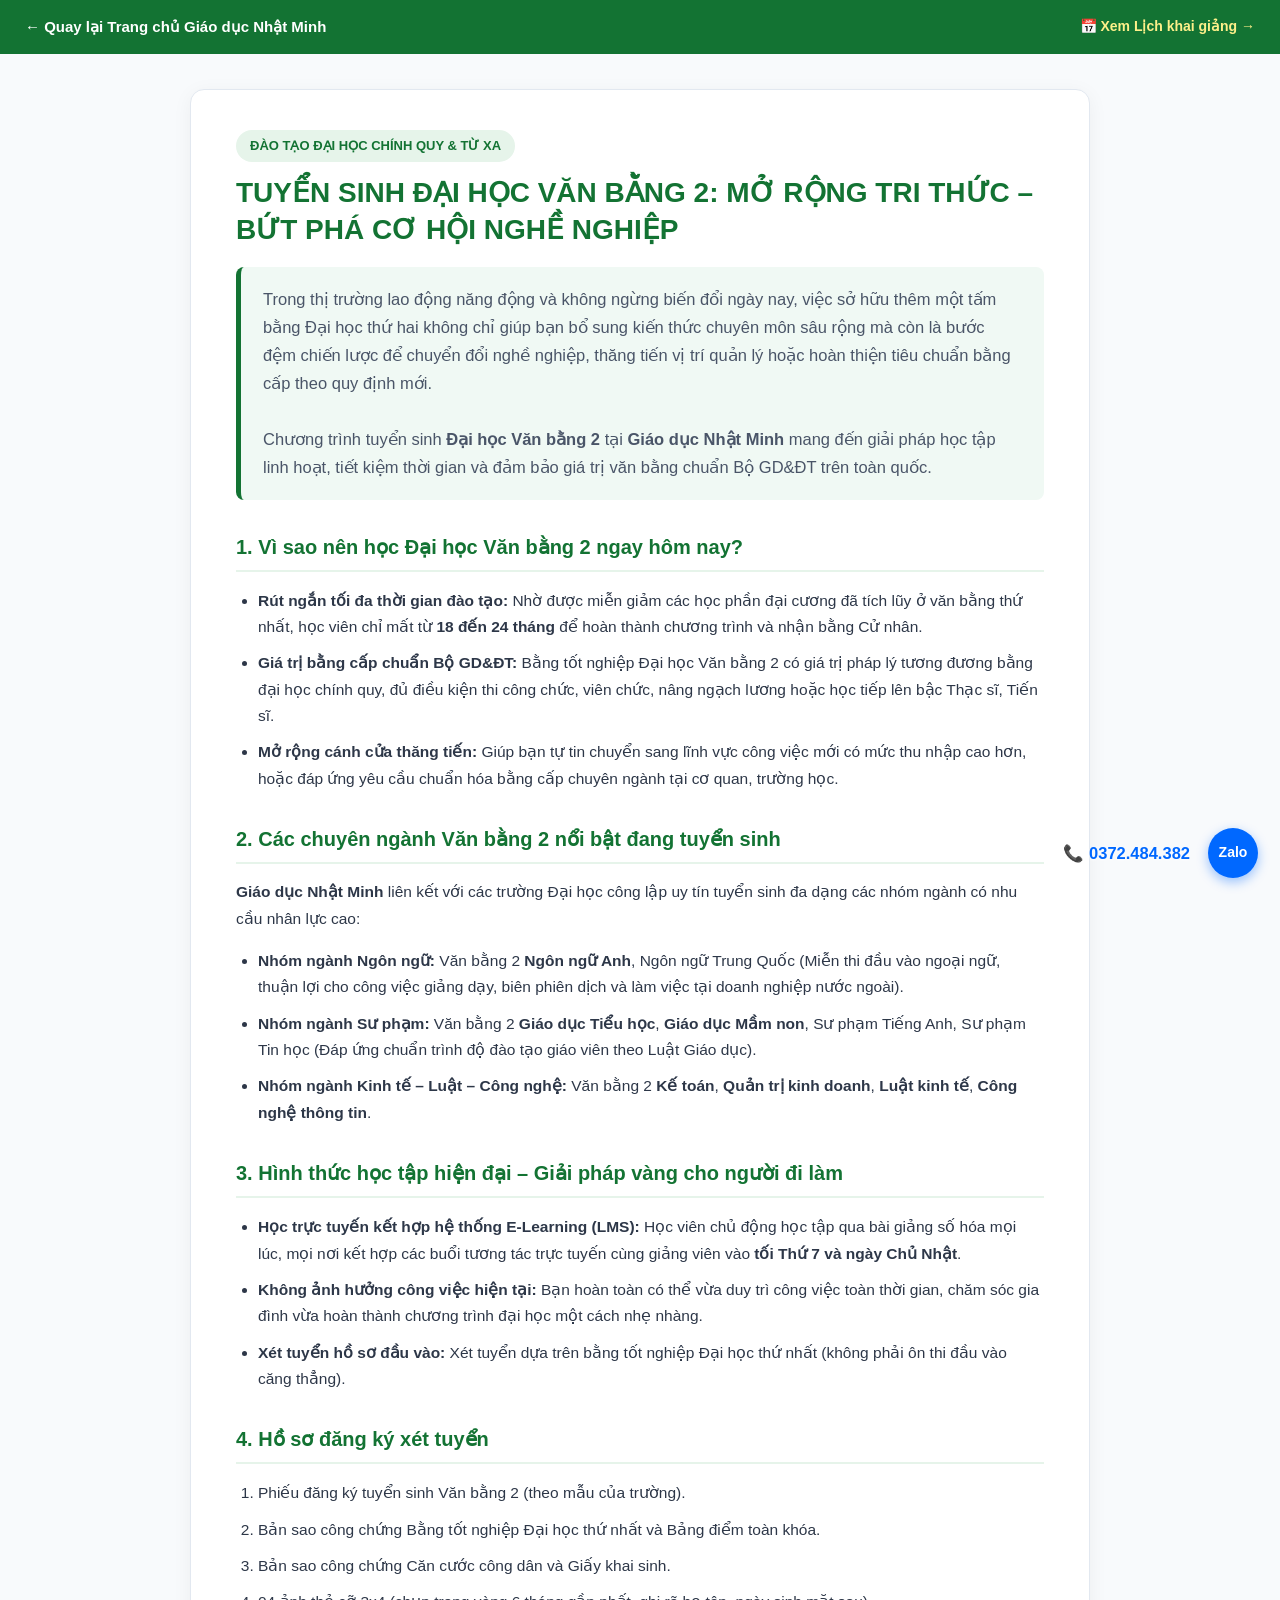
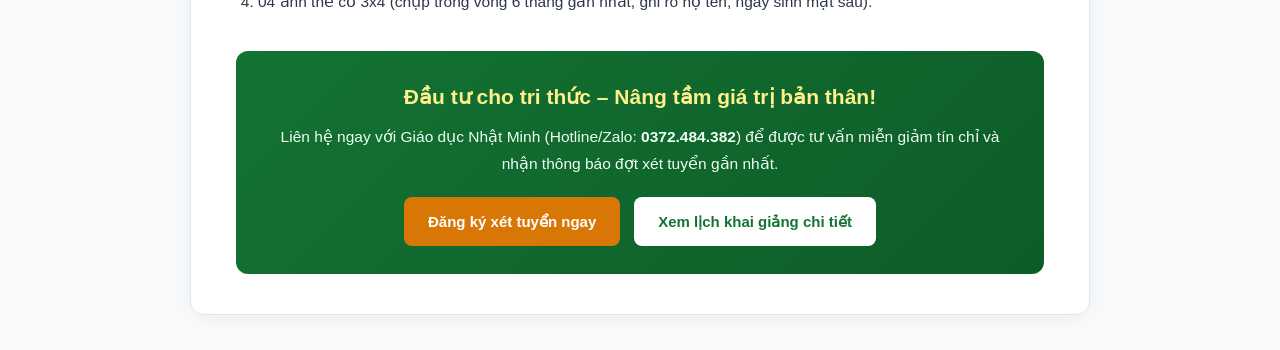
<file: van-bang-2.html>
<!DOCTYPE html>
<html lang="vi">
<head>
  <meta charset="UTF-8">
  <meta name="viewport" content="width=device-width, initial-scale=1.0">
  <title>Tuyển sinh Đại học Văn bằng 2 - Giáo dục Nhật Minh</title>
  <style>
    * { box-sizing: border-box; }
    body {
      margin: 0;
      background-color: #f8fafc;
      font-family: Arial, sans-serif;
      color: #2d3748;
      line-height: 1.7;
    }
    .top-nav-bar {
      background-color: #137333;
      padding: 14px 25px;
      display: flex;
      justify-content: space-between;
      align-items: center;
      flex-wrap: wrap;
      gap: 10px;
    }
    .top-nav-bar a {
      color: #ffffff;
      text-decoration: none;
      font-weight: bold;
      font-size: 15px;
    }
    .article-container {
      max-width: 900px;
      margin: 35px auto;
      background: #ffffff;
      padding: 40px 45px;
      border-radius: 14px;
      box-shadow: 0 4px 20px rgba(0, 0, 0, 0.05);
      border: 1px solid #e2e8f0;
    }
    .article-badge {
      display: inline-block;
      background: #e6f4ea;
      color: #137333;
      font-weight: bold;
      font-size: 13px;
      padding: 5px 14px;
      border-radius: 20px;
      margin-bottom: 12px;
      text-transform: uppercase;
    }
    .article-container h1 {
      color: #137333;
      font-size: 28px;
      line-height: 1.35;
      margin: 0 0 18px 0;
    }
    .article-lead {
      font-size: 16.5px;
      color: #4a5568;
      background: #f0f9f4;
      padding: 18px 22px;
      border-left: 5px solid #137333;
      border-radius: 8px;
      margin-bottom: 28px;
    }
    .article-container h2 {
      color: #137333;
      font-size: 20px;
      margin-top: 30px;
      margin-bottom: 12px;
      padding-bottom: 6px;
      border-bottom: 2px solid #e6f4ea;
    }
    .article-container p {
      font-size: 15.5px;
      margin-bottom: 14px;
    }
    .article-container ul, .article-container ol {
      padding-left: 22px;
      margin-bottom: 18px;
    }
    .article-container li {
      font-size: 15.5px;
      margin-bottom: 10px;
    }
    .cta-box {
      background: linear-gradient(135deg, #137333 0%, #0d5c28 100%);
      color: #ffffff;
      padding: 28px 30px;
      border-radius: 12px;
      margin-top: 35px;
      text-align: center;
    }
    .cta-box h3 {
      margin: 0 0 10px 0;
      font-size: 21px;
      color: #fef08a;
    }
    .cta-box p {
      margin: 0 0 20px 0;
      font-size: 15.5px;
      color: #f0fdf4;
    }
    .cta-buttons {
      display: flex;
      justify-content: center;
      gap: 14px;
      flex-wrap: wrap;
    }
    .btn-cta-gold {
      background-color: #d97706;
      color: #ffffff;
      text-decoration: none;
      padding: 12px 24px;
      border-radius: 8px;
      font-weight: bold;
      font-size: 15px;
    }
    .btn-cta-gold:hover {
      background-color: #b45309;
    }
    .btn-cta-white {
      background-color: #ffffff;
      color: #137333;
      text-decoration: none;
      padding: 12px 24px;
      border-radius: 8px;
      font-weight: bold;
      font-size: 15px;
    }
    .btn-cta-white:hover {
      background-color: #f0fdf4;
    }
    .zalo-float-btn {
      position: fixed;
      bottom: 25px;
      right: 25px;
      width: 55px;
      height: 55px;
      background-color: #0068ff;
      color: #ffffff;
      border-radius: 50%;
      display: flex;
      align-items: center;
      justify-content: center;
      font-weight: bold;
      font-size: 15px;
      text-decoration: none;
      box-shadow: 0 4px 10px rgba(0, 104, 255, 0.4);
      z-index: 9999;
    }
    @media (max-width: 600px) {
      .article-container {
        margin: 15px;
        padding: 24px 20px;
      }
      .article-container h1 {
        font-size: 22px;
      }
    }
  </style>
</head>
<body>

  <div class="top-nav-bar">
    <a href="index.html">← Quay lại Trang chủ Giáo dục Nhật Minh</a>
    <a href="lich-dao-tao.html" style="color: #fef08a; font-size: 14px;">📅 Xem Lịch khai giảng →</a>
  </div>

  <div class="article-container">
    <span class="article-badge">Đào tạo Đại học chính quy & Từ xa</span>
    <h1>TUYỂN SINH ĐẠI HỌC VĂN BẰNG 2: MỞ RỘNG TRI THỨC – BỨT PHÁ CƠ HỘI NGHỀ NGHIỆP</h1>

    <div class="article-lead">
      Trong thị trường lao động năng động và không ngừng biến đổi ngày nay, việc sở hữu thêm một tấm bằng Đại học thứ hai không chỉ giúp bạn bổ sung kiến thức chuyên môn sâu rộng mà còn là bước đệm chiến lược để chuyển đổi nghề nghiệp, thăng tiến vị trí quản lý hoặc hoàn thiện tiêu chuẩn bằng cấp theo quy định mới.<br><br>
      Chương trình tuyển sinh <strong>Đại học Văn bằng 2</strong> tại <strong>Giáo dục Nhật Minh</strong> mang đến giải pháp học tập linh hoạt, tiết kiệm thời gian và đảm bảo giá trị văn bằng chuẩn Bộ GD&ĐT trên toàn quốc.
    </div>

    <h2>1. Vì sao nên học Đại học Văn bằng 2 ngay hôm nay?</h2>
    <ul>
      <li><strong>Rút ngắn tối đa thời gian đào tạo:</strong> Nhờ được miễn giảm các học phần đại cương đã tích lũy ở văn bằng thứ nhất, học viên chỉ mất từ <strong>18 đến 24 tháng</strong> để hoàn thành chương trình và nhận bằng Cử nhân.</li>
      <li><strong>Giá trị bằng cấp chuẩn Bộ GD&ĐT:</strong> Bằng tốt nghiệp Đại học Văn bằng 2 có giá trị pháp lý tương đương bằng đại học chính quy, đủ điều kiện thi công chức, viên chức, nâng ngạch lương hoặc học tiếp lên bậc Thạc sĩ, Tiến sĩ.</li>
      <li><strong>Mở rộng cánh cửa thăng tiến:</strong> Giúp bạn tự tin chuyển sang lĩnh vực công việc mới có mức thu nhập cao hơn, hoặc đáp ứng yêu cầu chuẩn hóa bằng cấp chuyên ngành tại cơ quan, trường học.</li>
    </ul>

    <h2>2. Các chuyên ngành Văn bằng 2 nổi bật đang tuyển sinh</h2>
    <p><strong>Giáo dục Nhật Minh</strong> liên kết với các trường Đại học công lập uy tín tuyển sinh đa dạng các nhóm ngành có nhu cầu nhân lực cao:</p>
    <ul>
      <li><strong>Nhóm ngành Ngôn ngữ:</strong> Văn bằng 2 <strong>Ngôn ngữ Anh</strong>, Ngôn ngữ Trung Quốc (Miễn thi đầu vào ngoại ngữ, thuận lợi cho công việc giảng dạy, biên phiên dịch và làm việc tại doanh nghiệp nước ngoài).</li>
      <li><strong>Nhóm ngành Sư phạm:</strong> Văn bằng 2 <strong>Giáo dục Tiểu học</strong>, <strong>Giáo dục Mầm non</strong>, Sư phạm Tiếng Anh, Sư phạm Tin học (Đáp ứng chuẩn trình độ đào tạo giáo viên theo Luật Giáo dục).</li>
      <li><strong>Nhóm ngành Kinh tế – Luật – Công nghệ:</strong> Văn bằng 2 <strong>Kế toán</strong>, <strong>Quản trị kinh doanh</strong>, <strong>Luật kinh tế</strong>, <strong>Công nghệ thông tin</strong>.</li>
    </ul>

    <h2>3. Hình thức học tập hiện đại – Giải pháp vàng cho người đi làm</h2>
    <ul>
      <li><strong>Học trực tuyến kết hợp hệ thống E-Learning (LMS):</strong> Học viên chủ động học tập qua bài giảng số hóa mọi lúc, mọi nơi kết hợp các buổi tương tác trực tuyến cùng giảng viên vào <strong>tối Thứ 7 và ngày Chủ Nhật</strong>.</li>
      <li><strong>Không ảnh hưởng công việc hiện tại:</strong> Bạn hoàn toàn có thể vừa duy trì công việc toàn thời gian, chăm sóc gia đình vừa hoàn thành chương trình đại học một cách nhẹ nhàng.</li>
      <li><strong>Xét tuyển hồ sơ đầu vào:</strong> Xét tuyển dựa trên bằng tốt nghiệp Đại học thứ nhất (không phải ôn thi đầu vào căng thẳng).</li>
    </ul>

    <h2>4. Hồ sơ đăng ký xét tuyển</h2>
    <ol>
      <li>Phiếu đăng ký tuyển sinh Văn bằng 2 (theo mẫu của trường).</li>
      <li>Bản sao công chứng Bằng tốt nghiệp Đại học thứ nhất và Bảng điểm toàn khóa.</li>
      <li>Bản sao công chứng Căn cước công dân và Giấy khai sinh.</li>
      <li>04 ảnh thẻ cỡ 3x4 (chụp trong vòng 6 tháng gần nhất, ghi rõ họ tên, ngày sinh mặt sau).</li>
    </ol>

    <div class="cta-box">
      <h3>Đầu tư cho tri thức – Nâng tầm giá trị bản thân!</h3>
      <p>Liên hệ ngay với Giáo dục Nhật Minh (Hotline/Zalo: <strong>0372.484.382</strong>) để được tư vấn miễn giảm tín chỉ và nhận thông báo đợt xét tuyển gần nhất.</p>
      <div class="cta-buttons">
        <a href="index.html#tu-van" class="btn-cta-gold">Đăng ký xét tuyển ngay</a>
       <a href="lich-dao-tao.html#box-vb2" class="btn-cta-white">Xem lịch khai giảng chi tiết</a>
      </div>
    </div>
  </div>

    <div class="nm-clean-contact">
    <a href="tel:0372484382" class="nm-clean-phone" title="Bấm để gọi trực tiếp 0372.484.382">
      📞 0372.484.382
    </a>
    <a href="https://zalo.me/0372484382" target="_blank" rel="noopener noreferrer" class="nm-clean-zalo" title="Chat Zalo tư vấn">
      Zalo
    </a>
  </div>

  <style>
    .nm-clean-contact {
      position: fixed !important;
      bottom: 22px !important;
      right: 22px !important;
      display: flex !important;
      align-items: center !important;
      gap: 12px !important;
      z-index: 99999 !important;
    }
    .nm-clean-phone {
      background: transparent !important;
      border: none !important;
      box-shadow: none !important;
      color: #0068ff !important;
      text-decoration: none !important;
      padding: 4px 6px !important;
      font-weight: bold !important;
      font-size: 16.5px !important;
      display: flex !important;
      align-items: center !important;
      gap: 5px !important;
      text-shadow: 0 1px 3px rgba(255, 255, 255, 0.95) !important;
    }
    .nm-clean-phone:hover {
      color: #d97706 !important;
    }
    .nm-clean-zalo {
      width: 50px !important;
      height: 50px !important;
      background-color: #0068ff !important;
      color: #ffffff !important;
      border-radius: 50% !important;
      display: flex !important;
      align-items: center !important;
      justify-content: center !important;
      font-weight: bold !important;
      font-size: 14px !important;
      text-decoration: none !important;
      box-shadow: 0 4px 12px rgba(0, 104, 255, 0.4) !important;
    }
  </style>

</body>
</html>
</file>
